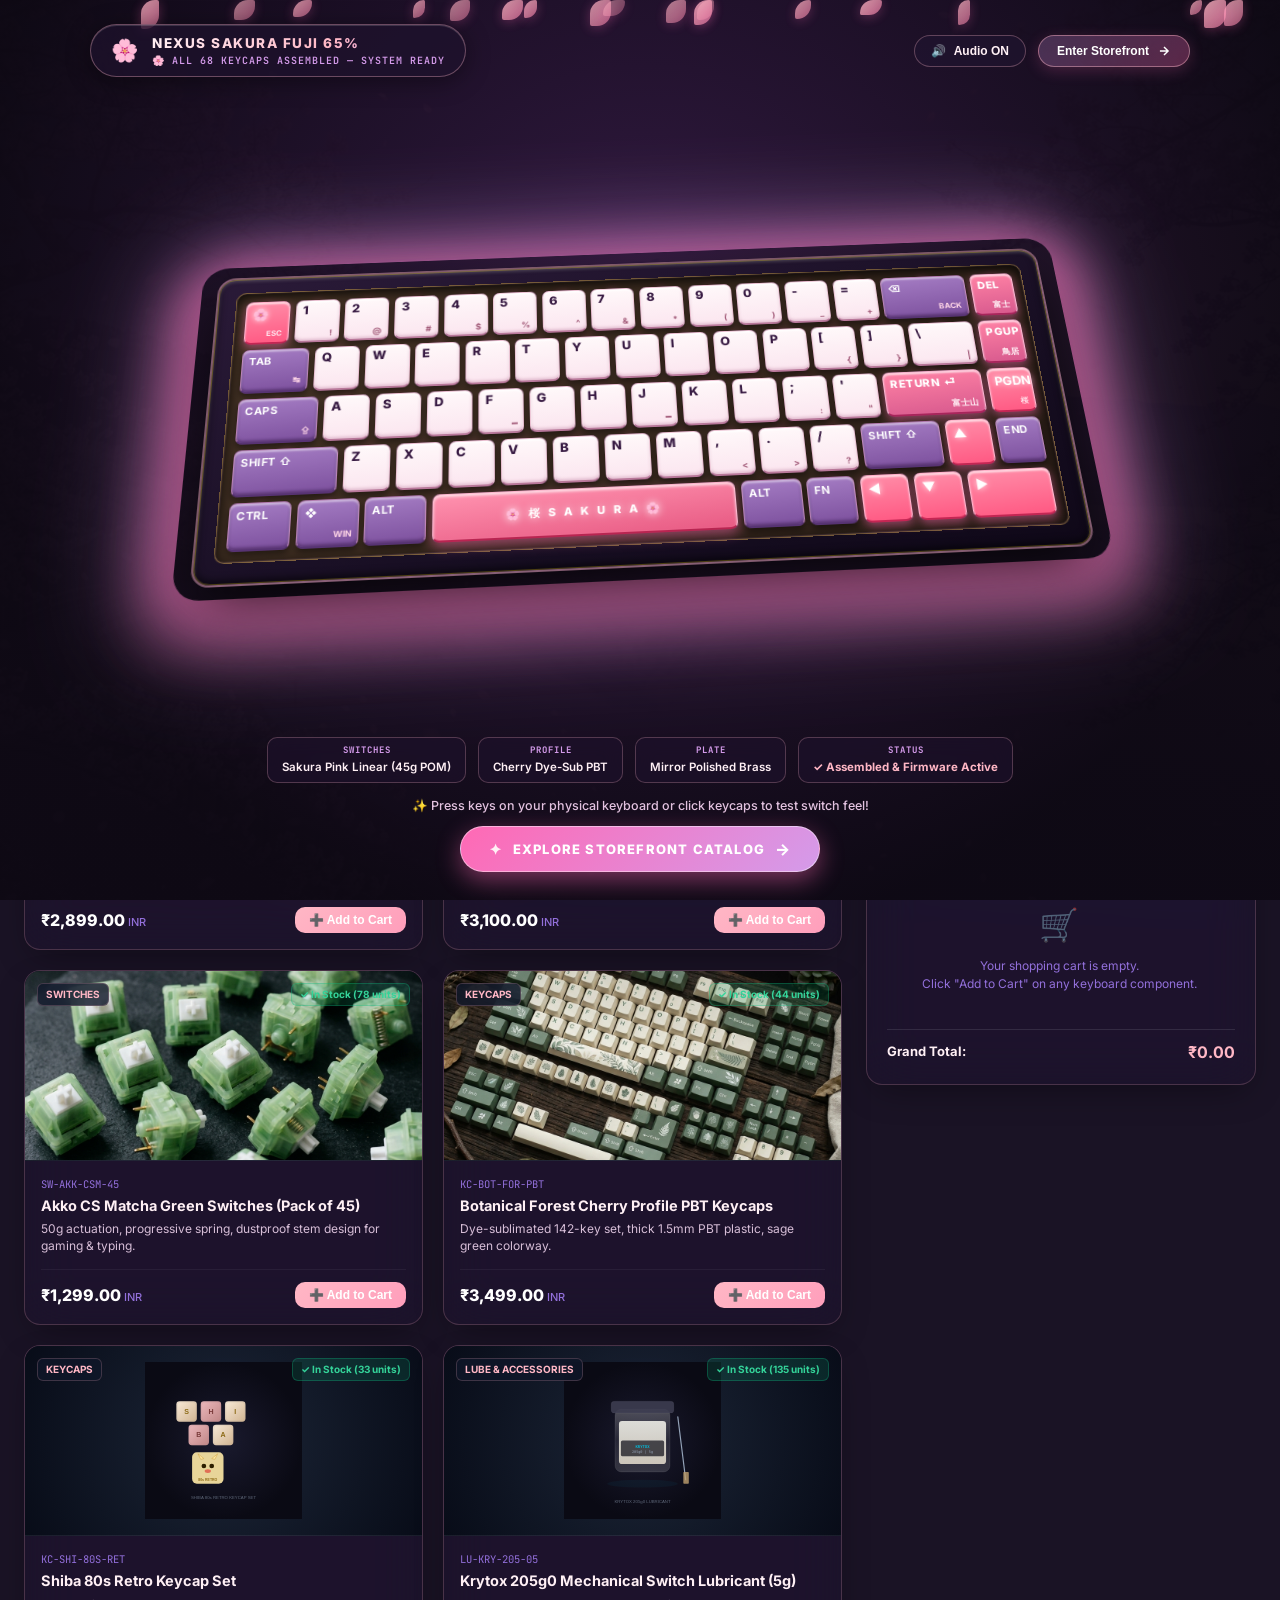
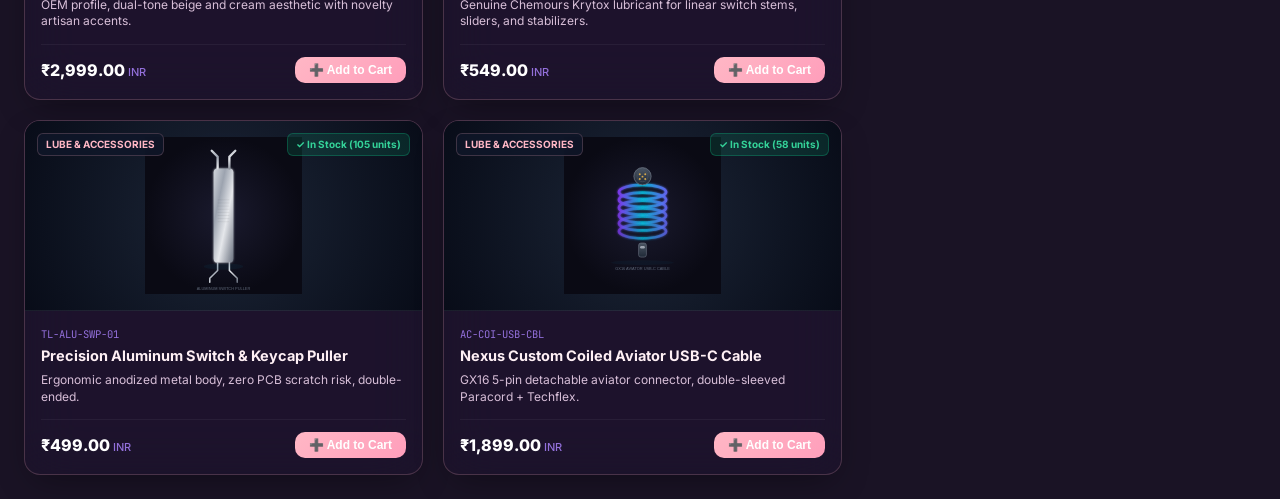
<file: web_frontend/index.html>
<!DOCTYPE html>
<html lang="en">
<head>
  <meta charset="UTF-8">
  <meta name="viewport" content="width=device-width, initial-scale=1.0">
  <title>Nexus Peripherals — Multi-Warehouse Inventory & Proximity Routing System</title>
  <meta name="description" content="Next-generation E-Commerce & Multi-Warehouse Fulfillment Platform for custom mechanical keyboards and components.">
  
  <!-- Modern Google Fonts -->
  <link rel="preconnect" href="https://fonts.googleapis.com">
  <link rel="preconnect" href="https://fonts.gstatic.com" crossorigin>
  <link href="https://fonts.googleapis.com/css2?family=Inter:wght@300;400;500;600;700;800&family=JetBrains+Mono:wght@400;500;600&display=swap" rel="stylesheet">
  
  <!-- Core Design System Stylesheet -->
  <link rel="stylesheet" href="styles.css">
</head>
<body class="dark-theme">

  <!-- =========================================================================
       OPENING EXPERIENCE: 3D SAKURA MECHANICAL KEYBOARD ASSEMBLY ANIMATION
       ========================================================================= -->
  <aside id="assembly-splash" class="assembly-splash" aria-label="3D Mechanical Keyboard Assembly Animation">
    <!-- Ambient Sakura Petals Floating Canvas -->
    <div class="assembly-ambient-petals" id="assembly-petals-container"></div>
    
    <!-- Top Action Controls & Brand Pill -->
    <div class="assembly-top-bar">
      <div class="assembly-brand-badge">
        <span class="sakura-badge-flower">🌸</span>
        <div class="assembly-brand-titles">
          <span class="assembly-brand-name">NEXUS SAKURA FUJI 65%</span>
          <span class="assembly-stage-indicator" id="assembly-stage-pill">ASSEMBLING CHASSIS & KEYCAP MATRIX...</span>
        </div>
      </div>
      <div class="assembly-top-actions">
        <button class="assembly-action-chip" id="assembly-audio-toggle" title="Toggle Mechanical Switch Sound FX">
          <span id="audio-icon">🔊</span> <span id="audio-text">Audio ON</span>
        </button>
        <button class="assembly-skip-chip" id="assembly-skip-btn" title="Skip directly to catalog">
          <span>Enter Storefront</span>
          <svg width="14" height="14" viewBox="0 0 24 24" fill="none" stroke="currentColor" stroke-width="2.5"><path d="M5 12h14M12 5l7 7-7 7"/></svg>
        </button>
      </div>
    </div>

    <!-- 3D Perspective Stage -->
    <div class="assembly-stage-viewport">
      <div class="keyboard-chassis-3d" id="keyboard-chassis">
        <!-- Underglow PCB Neon Ring -->
        <div class="chassis-underglow" id="chassis-underglow"></div>
        
        <!-- CNC Anodized Aluminum Top Bezel Case -->
        <div class="chassis-case">
          <div class="case-chamfer"></div>
          
          <!-- Solid Brass Switch Plate -->
          <div class="switch-plate">
            <!-- 65% Precision Key Matrix (Populated by buildKeyboardMatrix) -->
            <div class="kb-matrix" id="kb-matrix"></div>
          </div>
        </div>
      </div>
    </div>

    <!-- Bottom HUD & Interactive Testing Strip -->
    <div class="assembly-bottom-hud">
      <div class="assembly-hud-stats">
        <div class="hud-stat-box">
          <span class="hud-label">SWITCHES</span>
          <span class="hud-val">Sakura Pink Linear (45g POM)</span>
        </div>
        <div class="hud-stat-box">
          <span class="hud-label">PROFILE</span>
          <span class="hud-val">Cherry Dye-Sub PBT</span>
        </div>
        <div class="hud-stat-box">
          <span class="hud-label">PLATE</span>
          <span class="hud-val">Mirror Polished Brass</span>
        </div>
        <div class="hud-stat-box">
          <span class="hud-label">STATUS</span>
          <span class="hud-val status-text" id="assembly-hud-status">Attaching Keycaps...</span>
        </div>
      </div>

      <div class="assembly-action-area">
        <p class="assembly-interactive-hint" id="assembly-hint-text">
          ✨ Press keys on your physical keyboard or click keycaps to test switch feel!
        </p>
        <button class="assembly-enter-btn pulse" id="assembly-enter-btn">
          <span class="sparkle">✦</span>
          <span>EXPLORE STOREFRONT CATALOG</span>
          <span class="arrow">→</span>
        </button>
      </div>
    </div>
  </aside>

  <!-- =========================================================================
       GLOBAL APP HEADER & ROLE SWITCHER
       ========================================================================= -->
  <header class="app-header" id="app-header">
    <div class="header-left">
      <div class="brand-logo" id="brand-logo">
        <div class="logo-glyph">
          <svg width="24" height="24" viewBox="0 0 24 24" fill="none" stroke="url(#sakuraGrad)" stroke-width="2" stroke-linecap="round" stroke-linejoin="round">
            <path d="M2 20L12 4L22 20"/>
            <path d="M8 10L12 14L16 10"/>
            <circle cx="18" cy="6" r="3" fill="#FFB7C5" stroke="none"/>
            <defs>
              <linearGradient id="sakuraGrad" x1="2" y1="4" x2="22" y2="20" gradientUnits="userSpaceOnUse">
                <stop stop-color="#FFB7C5"/>
                <stop offset="1" stop-color="#D49BEA"/>
              </linearGradient>
            </defs>
          </svg>
        </div>
        <div class="brand-text">
          <span class="brand-title">NEXUS<span class="brand-highlight">PERIPHERALS</span></span>
          <span class="brand-subtitle">Multi-Warehouse Proximity Routing</span>
        </div>
      </div>

      <!-- Quick Search Bar -->
      <div class="search-container">
        <svg class="search-icon" width="18" height="18" viewBox="0 0 24 24" fill="none" stroke="currentColor" stroke-width="2">
          <circle cx="11" cy="11" r="8"></circle>
          <line x1="21" y1="21" x2="16.65" y2="16.65"></line>
        </svg>
        <input type="text" id="global-search-input" placeholder="Search keyboards, linear switches, keycaps..." autocomplete="off">
      </div>
    </div>

    <div class="header-right">
      <!-- Fast Profile Switcher -->
      <div class="role-selector-pill">
        <label for="active-profile-select" class="profile-label">
          <span class="pulse-dot"></span> Profile:
        </label>
        <select id="active-profile-select" class="custom-select">
          <option value="CUSTOMER">👤 Customer (Rohan - rohan@gmail.com)</option>
          <option value="MANAGER_BLR">🏭 Bengaluru Hub Mgr (manager_bengaluru)</option>
          <option value="MANAGER_MAA">🏭 Chennai Hub Mgr (Samarth - samarth@gmail.com)</option>
          <option value="MANAGER_BOM">🏭 Mumbai Hub Mgr (manager_mumbai)</option>
          <option value="ADMIN">🛡️ System Administrator (admin)</option>
        </select>
      </div>

      <!-- Active Portal Tabs -->
      <nav class="portal-nav" id="portal-nav">
        <button class="nav-tab active" data-portal="customer" id="nav-btn-customer">
          <span class="tab-icon">🛍️</span> Storefront
        </button>
        <button class="nav-tab" data-portal="manager" id="nav-btn-manager">
          <span class="tab-icon">🏭</span> Hub Operations
        </button>
        <button class="nav-tab" data-portal="admin" id="nav-btn-admin">
          <span class="tab-icon">📈</span> Executive EDA
        </button>
      </nav>

      <!-- Cart Trigger Button -->
      <button class="cart-trigger-btn" id="open-cart-modal-btn" aria-label="Open Cart">
        <div class="cart-icon-wrapper">
          <svg width="20" height="20" viewBox="0 0 24 24" fill="none" stroke="currentColor" stroke-width="2">
            <circle cx="9" cy="21" r="1"></circle>
            <circle cx="20" cy="21" r="1"></circle>
            <path d="M1 1h4l2.68 13.39a2 2 0 0 0 2 1.61h9.72a2 2 0 0 0 2-1.61L23 6H6"></path>
          </svg>
          <span class="cart-badge" id="cart-item-count-badge">0</span>
        </div>
        <div class="cart-summary-text">
          <span class="cart-label">Cart</span>
          <span class="cart-amount" id="cart-subtotal-header">₹0</span>
        </div>
      </button>

      <!-- Outbox Telemetry Launcher -->
      <button class="header-action-btn" id="open-outbox-btn" title="View Mailer Telemetry & Outbox">
        <svg width="18" height="18" viewBox="0 0 24 24" fill="none" stroke="currentColor" stroke-width="2">
          <path d="M4 4h16c1.1 0 2 .9 2 2v12c0 1.1-.9 2-2 2H4c-1.1 0-2-.9-2-2V6c0-1.1.9-2 2-2z"></path>
          <polyline points="22,6 12,13 2,6"></polyline>
        </svg>
      </button>

      <!-- Keyboard Assembly FX Replay Launcher -->
      <button class="header-action-btn" id="replay-assembly-btn" title="Replay 3D Keyboard Assembly Animation">
        <span style="font-size: 15px;">⌨️</span>
      </button>
    </div>
  </header>

  <!-- =========================================================================
       MAIN PORTAL CONTAINER
       ========================================================================= -->
  <main class="app-main-content">

    <!-- =======================================================================
         PORTAL 1: CUSTOMER STOREFRONT & PROXIMITY ROUTER
         ======================================================================= -->
    <section class="portal-view active" id="portal-customer-view">
      
      <!-- Customer Banner & Location Bar -->
      <div class="customer-location-strip">
        <div class="location-picker">
          <span class="location-pin">📍</span>
          <span class="location-label">Delivery Destination:</span>
          <select id="customer-city-select" class="custom-select city-select">
            <option value="Vellore" selected>Vellore, Tamil Nadu (Lat: 12.9165, Lon: 79.1325)</option>
            <option value="Bengaluru">Bengaluru, Karnataka (Lat: 12.9716, Lon: 77.5946)</option>
            <option value="Chennai">Chennai, Tamil Nadu (Lat: 13.0827, Lon: 80.2707)</option>
            <option value="Mumbai">Mumbai, Maharashtra (Lat: 19.0760, Lon: 72.8777)</option>
            <option value="Hyderabad">Hyderabad, Telangana (Lat: 17.3850, Lon: 78.4867)</option>
            <option value="Delhi">Delhi, NCR (Lat: 28.7041, Lon: 77.1025)</option>
            <option value="Coimbatore">Coimbatore, Tamil Nadu (Lat: 11.0168, Lon: 76.9558)</option>
          </select>
        </div>
        <div class="location-status-badge" id="proximity-routing-summary-badge" style="cursor: pointer;" title="Click to open Nearest-Warehouse Geodesic Checkout Analytics">
          <span class="sparkle-icon">🧭</span> Nearest Hub: Evaluating Geodesic Distance...
        </div>
        <button class="proximity-analytics-trigger-btn" id="open-proximity-analytics-btn" title="Open Nearest-Warehouse Geodesic Checkout Analytics">
          <span class="btn-icon">🗺️</span>
          <span>Proximity Map Analytics</span>
        </button>
      </div>

      <div class="storefront-layout">
        
        <!-- Left: Product Catalog & Filtering -->
        <div class="catalog-main">
          
          <div class="catalog-controls">
            <div class="category-pills" id="category-filter-pills">
              <button class="pill-btn active" data-category="ALL">All Components</button>
              <button class="pill-btn" data-category="1">Mechanical Keyboards</button>
              <button class="pill-btn" data-category="2">Switches</button>
              <button class="pill-btn" data-category="3">Keycaps</button>
              <button class="pill-btn" data-category="4">Lube & Accessories</button>
            </div>
            <div class="catalog-meta">
              <span id="product-count-display">Showing 10 components</span>
            </div>
          </div>

          <!-- Product Card Grid -->
          <div class="product-grid" id="product-card-grid">
            <!-- Dynamic products rendered by app.js -->
          </div>
        </div>

        <!-- Right: Proximity Router & Routing Telemetry Widget -->
        <aside class="proximity-sidebar">
          
          <div class="glass-card proximity-card">
            <div class="card-header">
              <div class="card-title-group">
                <h3 class="card-title">Warehouse Proximity Routing</h3>
                <span class="card-subtitle">Haversine Geodesic Distance Analysis</span>
              </div>
              <span class="badge badge-glow">LIVE ACID</span>
            </div>

            <!-- Vector Proximity Radar Map -->
            <div class="proximity-radar-map" id="proximity-radar-map">
              <div class="map-grid-bg"></div>
              
              <!-- Customer Pin -->
              <div class="map-node customer-node" id="map-customer-node" style="top: 54%; left: 45%;">
                <div class="node-ripple"></div>
                <div class="node-icon">👤</div>
                <span class="node-label" id="map-customer-city-label">Vellore</span>
              </div>

              <!-- Warehouse Nodes -->
              <div class="map-node wh-node maa-node" style="top: 52%; left: 62%;" title="South Fulfillment Hub (Chennai)">
                <div class="node-icon">🏭</div>
                <span class="node-label">Chennai Hub #1</span>
              </div>

              <div class="map-node wh-node blr-node optimal-node" style="top: 60%; left: 35%;" title="Tech Corridor Hub (Bengaluru)">
                <div class="node-icon">🏭</div>
                <span class="node-label">Bengaluru Hub #2</span>
              </div>

              <div class="map-node wh-node bom-node" style="top: 32%; left: 22%;" title="West Distribution Center (Mumbai)">
                <div class="node-icon">🏭</div>
                <span class="node-label">Mumbai Hub #3</span>
              </div>

              <!-- SVG Connection Lines -->
              <svg class="map-lines-svg" id="map-lines-svg">
                <line id="line-customer-maa" x1="45%" y1="54%" x2="62%" y2="52%" class="routing-line eligible"/>
                <line id="line-customer-blr" x1="45%" y1="54%" x2="35%" y2="60%" class="routing-line optimal"/>
                <line id="line-customer-bom" x1="45%" y1="54%" x2="22%" y2="32%" class="routing-line eligible"/>
              </svg>
            </div>

            <!-- Candidate Warehouses Distance Cards -->
            <div class="candidate-hubs-list" id="candidate-hubs-list">
              <!-- Rendered dynamically -->
            </div>

            <div class="routing-decision-banner" id="routing-decision-banner">
              <div class="decision-icon">✓</div>
              <div class="decision-text">
                <strong>Optimal Route Selected:</strong> Orders dispatching from closest warehouse with 100% cart availability.
              </div>
            </div>

            <button class="btn btn-primary btn-full checkout-trigger-btn" id="sidebar-proceed-checkout-btn">
              Proceed to Proximity Checkout &rarr;
            </button>
          </div>

          <!-- Quick Shopping Cart Mini-Drawer -->
          <div class="glass-card mini-cart-card">
            <div class="card-header">
              <h3 class="card-title">Shopping Cart Review</h3>
              <button class="btn-text" id="clear-mini-cart-btn">Clear</button>
            </div>
            <div class="mini-cart-items-list" id="mini-cart-items-list">
              <div class="empty-cart-message">
                <span class="empty-icon">🛒</span>
                <p>Your shopping cart is empty.<br>Click "Add to Cart" on any keyboard component.</p>
              </div>
            </div>
            <div class="mini-cart-footer">
              <div class="subtotal-row">
                <span>Grand Total:</span>
                <span class="subtotal-val" id="mini-cart-grand-total">₹0.00</span>
              </div>
            </div>
          </div>

        </aside>

      </div>
    </section>

    <!-- =======================================================================
         PORTAL 2: WAREHOUSE MANAGER OPERATIONS
         ======================================================================= -->
    <section class="portal-view" id="portal-manager-view">
      
      <div class="manager-hub-header">
        <div class="hub-info-block">
          <div class="hub-icon-box">🏭</div>
          <div class="hub-details">
            <div class="hub-title-row">
              <h2 class="hub-name" id="current-manager-hub-name">Tech Corridor Hub #2 — Bengaluru</h2>
              <span class="badge badge-success">STAFF ACTIVE</span>
            </div>
            <p class="hub-subtitle">Assigned Hub Manager: <strong>Samarth</strong> (<span id="current-manager-email">samarth@gmail.com</span>) • Geodesic Lat: 12.9716, Lon: 77.5946</p>
          </div>
        </div>

        <div class="hub-actions-bar">
          <button class="btn btn-secondary" id="open-restock-modal-btn">
            <span>➕</span> Record Restock Intake
          </button>
          <button class="btn btn-primary" id="refresh-hub-inventory-btn">
            <span>🔄</span> Sync Live Inventory
          </button>
        </div>
      </div>

      <!-- Manager Grid: Bins + Kanban Pipeline -->
      <div class="manager-layout-grid">
        
        <!-- Left: Inventory Bins & Low Stock Monitor -->
        <div class="glass-card inventory-bins-card">
          <div class="card-header">
            <div>
              <h3 class="card-title">Warehouse Bin Inventory Matrix</h3>
              <span class="card-subtitle">Real-time Stock Levels vs. Safety Reorder Thresholds</span>
            </div>
            <span class="badge badge-warning" id="low-stock-count-badge">2 Low Stock Warnings</span>
          </div>

          <div class="bin-table-container">
            <table class="data-table" id="hub-inventory-table">
              <thead>
                <tr>
                  <th>Component</th>
                  <th>SKU</th>
                  <th>Units In Bin</th>
                  <th>Reorder Level</th>
                  <th>Safety Status</th>
                  <th>Quick Restock</th>
                </tr>
              </thead>
              <tbody id="hub-inventory-table-body">
                <!-- Dynamically generated -->
              </tbody>
            </table>
          </div>
        </div>

        <!-- Right: Dispatch Pipeline Kanban Board -->
        <div class="glass-card kanban-card">
          <div class="card-header">
            <div>
              <h3 class="card-title">Fulfillment & Shipment Pipeline</h3>
              <span class="card-subtitle">Live Manifest Tracking & Courier Status Transitions</span>
            </div>
            <span class="badge badge-info">4 Active Dispatches</span>
          </div>

          <div class="kanban-board-container" id="kanban-board-container">
            
            <!-- Column 1: Preparing -->
            <div class="kanban-column" data-status="PREPARING">
              <div class="kanban-col-header">
                <span class="col-dot dot-amber"></span>
                <span class="col-title">Preparing</span>
                <span class="col-count" id="count-col-preparing">1</span>
              </div>
              <div class="kanban-col-cards" id="kanban-col-preparing"></div>
            </div>

            <!-- Column 2: In Transit -->
            <div class="kanban-column" data-status="IN_TRANSIT">
              <div class="kanban-col-header">
                <span class="col-dot dot-blue"></span>
                <span class="col-title">In Transit</span>
                <span class="col-count" id="count-col-in-transit">1</span>
              </div>
              <div class="kanban-col-cards" id="kanban-col-in-transit"></div>
            </div>

            <!-- Column 3: Out for Delivery -->
            <div class="kanban-column" data-status="OUT_FOR_DELIVERY">
              <div class="kanban-col-header">
                <span class="col-dot dot-indigo"></span>
                <span class="col-title">Out for Delivery</span>
                <span class="col-count" id="count-col-out-delivery">1</span>
              </div>
              <div class="kanban-col-cards" id="kanban-col-out-delivery"></div>
            </div>

            <!-- Column 4: Delivered -->
            <div class="kanban-column" data-status="DELIVERED">
              <div class="kanban-col-header">
                <span class="col-dot dot-emerald"></span>
                <span class="col-title">Delivered</span>
                <span class="col-count" id="count-col-delivered">1</span>
              </div>
              <div class="kanban-col-cards" id="kanban-col-delivered"></div>
            </div>

          </div>
        </div>

      </div>

    </section>

    <!-- =======================================================================
         PORTAL 3: SYSTEM ADMINISTRATOR SUITE & EDA ANALYTICS
         ======================================================================= -->
    <section class="portal-view" id="portal-admin-view">
      
      <!-- Executive KPI Cards -->
      <div class="kpi-stat-grid">
        <div class="glass-card kpi-card">
          <div class="kpi-icon-box cyan-glow">₹</div>
          <div class="kpi-content">
            <span class="kpi-label">Gross Platform Revenue</span>
            <div class="kpi-value-row">
              <span class="kpi-value" id="kpi-gross-revenue">₹1,42,85,600</span>
              <span class="kpi-trend positive">+18.4%</span>
            </div>
            <span class="kpi-caption">ACID transactions committed</span>
          </div>
        </div>

        <div class="glass-card kpi-card">
          <div class="kpi-icon-box blue-glow">🛒</div>
          <div class="kpi-content">
            <span class="kpi-label">Total Completed Orders</span>
            <div class="kpi-value-row">
              <span class="kpi-value" id="kpi-total-orders">1,842</span>
              <span class="kpi-trend positive">+12.1%</span>
            </div>
            <span class="kpi-caption">Across all 3 distribution hubs</span>
          </div>
        </div>

        <div class="glass-card kpi-card">
          <div class="kpi-icon-box purple-glow">🏭</div>
          <div class="kpi-content">
            <span class="kpi-label">Fulfillment Warehouses</span>
            <div class="kpi-value-row">
              <span class="kpi-value" id="kpi-hubs-count">3 Hubs</span>
              <span class="kpi-trend neutral">100% Online</span>
            </div>
            <span class="kpi-caption">Chennai, Bengaluru, Mumbai</span>
          </div>
        </div>

        <div class="glass-card kpi-card">
          <div class="kpi-icon-box emerald-glow">⏱️</div>
          <div class="kpi-content">
            <span class="kpi-label">Average Fulfillment Time</span>
            <div class="kpi-value-row">
              <span class="kpi-value" id="kpi-avg-time">14.6 hrs</span>
              <span class="kpi-trend positive">-3.2 hrs</span>
            </div>
            <span class="kpi-caption">Nearest-hub proximity routing</span>
          </div>
        </div>
      </div>

      <!-- EDA Top Action Bar -->
      <div class="admin-action-bar">
        <div class="action-bar-left">
          <span class="eda-title">Exploratory Data Analysis (EDA)</span>
          <span class="eda-period">Fiscal Period: 2024 (January - June)</span>
        </div>
        <div class="action-bar-right">
          <button class="btn btn-secondary" id="admin-broadcast-directive-btn">
            <span>✉️</span> Broadcast Directive to Hub Managers
          </button>
          <button class="btn btn-primary" id="admin-download-pdf-btn">
            <span>📥</span> Export Monthly Audit PDF
          </button>
        </div>
      </div>

      <!-- EDA Visual Charts Grid -->
      <div class="eda-charts-grid">
        
        <!-- Chart 1: Dual-Axis Trend (Sales Revenue vs Intake Volume) -->
        <div class="glass-card chart-card large-chart">
          <div class="card-header">
            <div>
              <h3 class="card-title">Monthly Operations Trend: Revenue vs. Intake</h3>
              <span class="card-subtitle">Sales Revenue (₹ in Thousands) vs. Restock Intake Volume (Units)</span>
            </div>
            <div class="chart-legend">
              <span class="legend-item"><span class="legend-dot cyan"></span> Sales Revenue (₹)</span>
              <span class="legend-item"><span class="legend-dot purple"></span> Restock Intake (Qty)</span>
            </div>
          </div>
          <div class="chart-canvas-container">
            <canvas id="canvas-operations-trend" height="280"></canvas>
          </div>
        </div>

        <!-- Chart 2: Category Revenue Donut Chart -->
        <div class="glass-card chart-card donut-chart">
          <div class="card-header">
            <div>
              <h3 class="card-title">Category Revenue Share</h3>
              <span class="card-subtitle">Gross Sales by Component Category</span>
            </div>
          </div>
          <div class="chart-canvas-container donut-container">
            <canvas id="canvas-category-donut" height="220"></canvas>
            <div class="donut-center-metric">
              <span class="metric-val">₹1.42 Cr</span>
              <span class="metric-lbl">Total Sales</span>
            </div>
          </div>
          <div class="category-breakdown-legend" id="category-breakdown-legend">
            <!-- Dynamic Category Percentages -->
          </div>
        </div>

      </div>

      <!-- Bottom Admin Table: Top Performing SKUs -->
      <div class="glass-card top-skus-card">
        <div class="card-header">
          <div>
            <h3 class="card-title">Top Performing Components by Volume & Gross Revenue</h3>
            <span class="card-subtitle">Real-time Ranking from ORDER_ITEM Aggregations</span>
          </div>
          <span class="badge badge-success">TOP PERFORMERS</span>
        </div>
        <div class="bin-table-container">
          <table class="data-table" id="top-skus-table">
            <thead>
              <tr>
                <th>Rank</th>
                <th>Component Name</th>
                <th>SKU</th>
                <th>Category</th>
                <th>Units Sold</th>
                <th>Gross Revenue (₹)</th>
                <th>Velocity Rating</th>
              </tr>
            </thead>
            <tbody id="top-skus-table-body">
              <!-- Dynamically populated -->
            </tbody>
          </table>
        </div>
      </div>

    </section>

  </main>

  <!-- =========================================================================
       MODAL 1: PROXIMITY CHECKOUT & ACID TRANSACTION CONSOLE
       ========================================================================= -->
  <!-- =========================================================================
       MODAL 1: ORDER CHECKOUT & NEAREST-WAREHOUSE GEODESIC PROXIMITY ANALYTICS
       ========================================================================= -->
  <div class="modal-backdrop" id="checkout-modal-backdrop">
    <div class="modal-card proximity-checkout-modal-card">
      
      <!-- Top Title Bar Matching User Image -->
      <div class="modal-header proximity-checkout-header">
        <div class="modal-header-left">
          <span class="brand-prefix">NEXUS PERIPHERALS</span>
          <span class="header-divider">|</span>
          <span class="header-section-title">Order Checkout</span>
          <div class="header-status-pills">
            <span class="header-status-pill badge-transact" title="Proximity Routing Active">⇅</span>
            <span class="header-status-pill badge-acid" title="ACID Atomic Execution">⚛</span>
            <span class="header-status-pill badge-db" title="Inventory Manifest">🗂</span>
          </div>
        </div>
        <button class="modal-close-btn" id="close-checkout-modal-btn" aria-label="Close dialog">&times;</button>
      </div>

      <!-- Split Layout: Left Geodesic Map (Analytics) + Right Invoice & Telemetry -->
      <div class="proximity-modal-body">
        
        <!-- ===================================================================
             LEFT PANE: NEAREST-WAREHOUSE GEODESIC PROXIMITY MAP ANALYTICS
             =================================================================== -->
        <div class="proximity-map-pane">
          <div class="map-pane-header">
            <h3 class="map-pane-title">Nearest—Warehouse Geodesic Proximity Checkout</h3>
          </div>

          <div class="map-viewport-wrapper" id="geodesic-map-viewport">
            <!-- Zoom Controls -->
            <div class="map-zoom-controls">
              <button class="map-zoom-btn" id="map-zoom-in" title="Zoom In">+</button>
              <button class="map-zoom-btn" id="map-zoom-out" title="Zoom Out">−</button>
            </div>

            <!-- Interactive Geodesic India Map SVG -->
            <svg class="india-map-svg" id="india-geodesic-svg" viewBox="0 0 580 580" xmlns="http://www.w3.org/2000/svg">
              <defs>
                <filter id="hubGlowRed" x="-50%" y="-50%" width="200%" height="200%">
                  <feGaussianBlur stdDeviation="5" result="blur" />
                  <feComposite in="SourceGraphic" in2="blur" operator="over" />
                </filter>
                <filter id="custGlowCyan" x="-50%" y="-50%" width="200%" height="200%">
                  <feGaussianBlur stdDeviation="4" result="blur" />
                  <feComposite in="SourceGraphic" in2="blur" operator="over" />
                </filter>
              </defs>

              <!-- Ocean / Topo Grid Lines -->
              <g class="map-topo-grid" stroke="rgba(56, 189, 248, 0.05)" stroke-width="1">
                <line x1="20" y1="80" x2="560" y2="80" />
                <line x1="20" y1="160" x2="560" y2="160" />
                <line x1="20" y1="240" x2="560" y2="240" />
                <line x1="20" y1="320" x2="560" y2="320" />
                <line x1="20" y1="400" x2="560" y2="400" />
                <line x1="20" y1="480" x2="560" y2="480" />
                <line x1="100" y1="20" x2="100" y2="560" />
                <line x1="200" y1="20" x2="200" y2="560" />
                <line x1="300" y1="20" x2="300" y2="560" />
                <line x1="400" y1="20" x2="400" y2="560" />
                <line x1="500" y1="20" x2="500" y2="560" />
              </g>

              <!-- Stylized Multi-State India Regions Matching Screenshot -->
              <g class="india-states-layer">
                <!-- North / Kashmir / Punjab (Kanbet, Mula, Uktaotistan) -->
                <path d="M 220 40 L 250 55 L 270 90 L 255 125 L 210 115 L 195 75 Z" fill="#14243C" stroke="#25426B" stroke-width="1.2" />
                <text x="215" y="75" class="map-state-label">Kanbet</text>
                <circle cx="230" cy="85" r="2.5" fill="#EF4444" opacity="0.8" />
                <text x="235" y="88" class="map-state-label-mini">Mula</text>

                <path d="M 255 125 L 270 90 L 320 110 L 330 150 L 260 160 Z" fill="#192C48" stroke="#25426B" stroke-width="1.2" />
                <text x="270" y="130" class="map-state-label">Uktaotistan</text>

                <!-- West / Rajasthan (Karjashtan) -->
                <path d="M 125 150 L 210 115 L 255 125 L 245 220 L 150 230 L 115 190 Z" fill="#1C3252" stroke="#284875" stroke-width="1.2" />
                <text x="160" y="175" class="map-state-label">Karjashtan</text>

                <!-- Gujarat Coast (Catasri) -->
                <path d="M 115 190 L 150 230 L 175 285 L 140 310 L 105 275 L 85 240 Z" fill="#162944" stroke="#25426B" stroke-width="1.2" />
                <text x="110" y="260" class="map-state-label">Catasri</text>

                <!-- North-Central (Bailer, Noonhat, Sunla Shwai) -->
                <path d="M 260 160 L 330 150 L 380 180 L 360 240 L 280 230 Z" fill="#1E3658" stroke="#294A78" stroke-width="1.2" />
                <text x="305" y="195" class="map-state-label">Bailer</text>

                <path d="M 380 180 L 440 185 L 450 230 L 390 250 L 360 240 Z" fill="#192C48" stroke="#25426B" stroke-width="1.2" />
                <text x="395" y="215" class="map-state-label">Noonhat</text>

                <path d="M 440 185 L 485 190 L 480 240 L 450 230 Z" fill="#243F68" stroke="#2D5489" stroke-width="1.2" />
                <text x="445" y="228" class="map-state-label-mini">Sunla<br>Shwai</text>

                <!-- Northeast (Indbn) -->
                <path d="M 460 140 L 530 145 L 540 190 L 485 190 Z" fill="#203960" stroke="#294A78" stroke-width="1.2" />
                <text x="485" y="168" class="map-state-label">Indbn</text>

                <!-- Central / MP / Vidarbha (Mistanar, Hatingar, Naoasahen, Chiana) -->
                <path d="M 245 220 L 280 230 L 360 240 L 340 340 L 230 330 L 175 285 Z" fill="#192C48" stroke="#25426B" stroke-width="1.2" />
                <text x="250" y="275" class="map-state-label">Mistanar</text>
                <text x="250" y="290" class="map-state-label">Hatingar</text>

                <path d="M 360 240 L 430 260 L 420 340 L 340 340 Z" fill="#1F375B" stroke="#2A4D7C" stroke-width="1.2" />
                <text x="355" y="300" class="map-state-label">Naoasahen</text>
                <text x="385" y="330" class="map-state-label-mini">Chiana</text>

                <!-- Maharashtra / Mumbai Coast (MUM Hub) -->
                <path d="M 140 310 L 175 285 L 230 330 L 225 390 L 160 380 Z" fill="#14253E" stroke="#25426B" stroke-width="1.2" />

                <!-- Telangana / Andhra (Allangana) -->
                <path d="M 230 330 L 340 340 L 330 420 L 250 425 L 225 390 Z" fill="#1E3658" stroke="#2A4D7C" stroke-width="1.2" />
                <text x="260" y="375" class="map-state-label">Allangana</text>

                <!-- Karnataka / Bengaluru (BLR Hub) -->
                <path d="M 160 380 L 225 390 L 250 425 L 235 490 L 185 470 Z" fill="#172944" stroke="#25426B" stroke-width="1.2" />
                <text x="180" y="445" class="map-state-label">Bengaluru</text>

                <!-- Tamil Nadu (Nemra Bxrming, MAA Hub) -->
                <path d="M 250 425 L 330 420 L 315 500 L 245 520 L 235 490 Z" fill="#1F375B" stroke="#2A4D7C" stroke-width="1.2" />
                <text x="265" y="440" class="map-state-label-mini">Nemra</text>
                <text x="265" y="452" class="map-state-label-mini">Bxrming</text>
                <text x="240" y="525" class="map-state-label-mini">Toral Barta</text>

                <!-- Kerala / Southern Tip (Kanbel) -->
                <path d="M 185 470 L 235 490 L 245 520 L 230 550 L 210 520 Z" fill="#172A46" stroke="#25426B" stroke-width="1.2" />
                <text x="195" y="535" class="map-state-label-mini">Kanbel</text>
              </g>

              <!-- Dynamic Geodesic Flight Arcs -->
              <g class="geodesic-flight-arcs" id="svg-flight-arcs">
                <!-- Rendered dynamically by JS -->
              </g>

              <!-- Warehouse Hub Pins (MUM, BLR, MAA) -->
              <g class="hub-pins-group">
                <!-- Mumbai (MUM) Hub -->
                <g class="hub-pin" id="hub-pin-mum" transform="translate(165, 345)">
                  <circle class="hub-ring-pulse" cx="0" cy="0" r="11" stroke="#EF4444" stroke-width="1.5" fill="none" opacity="0.8" />
                  <circle cx="0" cy="0" r="5" fill="#EF4444" filter="url(#hubGlowRed)" />
                  <circle cx="0" cy="0" r="2" fill="#FFFFFF" />
                  <text x="-32" y="4" class="hub-pin-tag">MUM</text>
                </g>

                <!-- Bengaluru (BLR) Hub -->
                <g class="hub-pin" id="hub-pin-blr" transform="translate(235, 475)">
                  <circle class="hub-ring-pulse" cx="0" cy="0" r="11" stroke="#EF4444" stroke-width="1.5" fill="none" opacity="0.8" />
                  <circle cx="0" cy="0" r="5" fill="#EF4444" filter="url(#hubGlowRed)" />
                  <circle cx="0" cy="0" r="2" fill="#FFFFFF" />
                  <text x="-28" y="4" class="hub-pin-tag">BLR</text>
                </g>

                <!-- Chennai (MAA) Hub -->
                <g class="hub-pin" id="hub-pin-maa" transform="translate(290, 470)">
                  <circle class="hub-ring-pulse" cx="0" cy="0" r="11" stroke="#EF4444" stroke-width="1.5" fill="none" opacity="0.8" />
                  <circle cx="0" cy="0" r="5" fill="#EF4444" filter="url(#hubGlowRed)" />
                  <circle cx="0" cy="0" r="2" fill="#FFFFFF" />
                  <text x="12" y="4" class="hub-pin-tag">MAA</text>
                </g>
              </g>

              <!-- Dynamic Customer Destination Pin -->
              <g class="customer-destination-pin" id="svg-cust-pin" transform="translate(265, 450)">
                <circle class="cust-pin-halo" cx="0" cy="0" r="14" stroke="#38BDF8" stroke-width="1.5" fill="none" opacity="0.8" />
                <path d="M 0 -14 C -6 -14 -9 -9 -9 -3 C -9 4 0 12 0 12 C 0 12 9 4 9 -3 C 9 -9 6 -14 0 -14 Z" fill="#FFFFFF" stroke="#0284C7" stroke-width="1.5" />
                <circle cx="0" cy="-4" r="3.5" fill="#0284C7" />
              </g>
            </svg>

            <!-- Floating Dynamic Telemetry Cards (Matches screenshot callouts) -->
            <div class="map-floating-callouts" id="map-floating-callouts">
              <!-- Rendered by JS -->
            </div>
          </div>
        </div>

        <!-- ===================================================================
             RIGHT PANE: CART REVIEW INVOICE & ACID TELEMETRY TERMINAL
             =================================================================== -->
        <div class="proximity-sidebar-pane">
          
          <!-- Top Box: Cart Review Invoice -->
          <div class="cart-review-invoice-card">
            <div class="invoice-card-header">
              <h3 class="invoice-heading">Cart review invoice</h3>
              <div class="invoice-header-labels">
                <span class="label-qty">Quantity</span>
                <span class="label-price">Price</span>
              </div>
            </div>

            <!-- Scrollable / Stacked Product Rows -->
            <div class="invoice-items-container" id="invoice-items-container">
              <!-- Rendered dynamically by renderCheckoutInvoice() -->
            </div>

            <!-- Grand Total Row -->
            <div class="invoice-total-strip">
              <span class="total-caption">Total</span>
              <span class="total-price-value" id="invoice-grand-total">₹12,298.00</span>
            </div>

            <!-- Payment Selector Tabs -->
            <div class="invoice-payment-tabs">
              <button class="pay-selector-tab active" data-method="UPI" id="pay-tab-upi">
                <span class="tab-radio-dot">●</span>
                <span>UPI QR code</span>
              </button>
              <button class="pay-selector-tab" data-method="CARD" id="pay-tab-card">
                <span class="tab-icon">💳</span>
                <span>Credit Card</span>
              </button>
              <button class="pay-selector-tab" data-method="NETBANKING" id="pay-tab-netbanking">
                <span class="tab-icon">🏦</span>
                <span>NetBanking</span>
              </button>
            </div>

            <!-- Payment Details Body -->
            <div class="payment-details-wrapper">
              <!-- UPI QR Code View (Default) -->
              <div class="payment-method-panel active" id="payment-panel-upi">
                <div class="upi-qr-display-box">
                  <svg class="upi-qr-svg" viewBox="0 0 120 120" width="88" height="88">
                    <!-- Crisp high-res QR modules -->
                    <rect width="120" height="120" fill="#FFFFFF" rx="4" />
                    <!-- Finder 1 Top Left -->
                    <rect x="10" y="10" width="30" height="30" fill="#000000" />
                    <rect x="16" y="16" width="18" height="18" fill="#FFFFFF" />
                    <rect x="20" y="20" width="10" height="10" fill="#000000" />
                    <!-- Finder 2 Top Right -->
                    <rect x="80" y="10" width="30" height="30" fill="#000000" />
                    <rect x="86" y="16" width="18" height="18" fill="#FFFFFF" />
                    <rect x="90" y="20" width="10" height="10" fill="#000000" />
                    <!-- Finder 3 Bottom Left -->
                    <rect x="10" y="80" width="30" height="30" fill="#000000" />
                    <rect x="16" y="86" width="18" height="18" fill="#FFFFFF" />
                    <rect x="20" y="90" width="10" height="10" fill="#000000" />
                    <!-- Simulated Matrix Data Points -->
                    <rect x="46" y="12" width="6" height="6" fill="#000000" /><rect x="58" y="12" width="6" height="6" fill="#000000" />
                    <rect x="46" y="24" width="6" height="6" fill="#000000" /><rect x="66" y="24" width="6" height="6" fill="#000000" />
                    <rect x="52" y="34" width="6" height="6" fill="#000000" /><rect x="62" y="34" width="6" height="6" fill="#000000" />
                    <rect x="12" y="48" width="6" height="6" fill="#000000" /><rect x="24" y="48" width="6" height="6" fill="#000000" /><rect x="36" y="48" width="6" height="6" fill="#000000" /><rect x="48" y="48" width="6" height="6" fill="#000000" /><rect x="60" y="48" width="6" height="6" fill="#000000" /><rect x="72" y="48" width="6" height="6" fill="#000000" /><rect x="84" y="48" width="6" height="6" fill="#000000" /><rect x="96" y="48" width="6" height="6" fill="#000000" />
                    <rect x="18" y="60" width="6" height="6" fill="#000000" /><rect x="30" y="60" width="6" height="6" fill="#000000" /><rect x="54" y="60" width="6" height="6" fill="#000000" /><rect x="78" y="60" width="6" height="6" fill="#000000" /><rect x="90" y="60" width="6" height="6" fill="#000000" /><rect x="102" y="60" width="6" height="6" fill="#000000" />
                    <rect x="48" y="74" width="6" height="6" fill="#000000" /><rect x="66" y="74" width="6" height="6" fill="#000000" /><rect x="88" y="74" width="6" height="6" fill="#000000" /><rect x="100" y="74" width="6" height="6" fill="#000000" />
                    <rect x="54" y="86" width="6" height="6" fill="#000000" /><rect x="72" y="86" width="6" height="6" fill="#000000" /><rect x="82" y="86" width="6" height="6" fill="#000000" /><rect x="96" y="86" width="6" height="6" fill="#000000" />
                    <rect x="48" y="98" width="6" height="6" fill="#000000" /><rect x="60" y="98" width="6" height="6" fill="#000000" /><rect x="78" y="98" width="6" height="6" fill="#000000" /><rect x="90" y="98" width="6" height="6" fill="#000000" /><rect x="102" y="98" width="6" height="6" fill="#000000" />
                  </svg>
                  <div class="upi-text-details">
                    <span class="upi-scan-title">Scan QR code with any UPI App</span>
                    <span class="upi-apps-row">Google Pay · PhonePe · Paytm · BHIM</span>
                    <span class="upi-vpa-pill">nexusperipherals@icici</span>
                  </div>
                </div>
              </div>

              <!-- Credit Card Panel -->
              <div class="payment-method-panel" id="payment-panel-card">
                <div class="card-entry-fields">
                  <input type="text" class="card-num-input" placeholder="Card Number" value="4532 •••• •••• 8892">
                  <div class="card-dual-inputs">
                    <input type="text" class="card-sub-input" placeholder="Expiry" value="08/29">
                    <input type="password" class="card-sub-input" placeholder="CVV" value="•••">
                  </div>
                </div>
              </div>

              <!-- NetBanking Panel -->
              <div class="payment-method-panel" id="payment-panel-netbanking">
                <div class="netbanking-selector-box">
                  <label class="netbanking-label">Select Bank:</label>
                  <select class="netbanking-select-dropdown">
                    <option value="HDFC" selected>HDFC Bank</option>
                    <option value="SBI">State Bank of India (SBI)</option>
                    <option value="ICICI">ICICI Bank</option>
                    <option value="AXIS">Axis Bank</option>
                    <option value="KOTAK">Kotak Mahindra Bank</option>
                  </select>
                </div>
              </div>
            </div>

            <!-- Big Green Action Button -->
            <button class="confirm-atomic-order-btn" id="confirm-acid-order-btn">
              Confirm Atomic Order (ACID Commit)
            </button>
          </div>

          <!-- Bottom Box: Live Telemetry Terminal -->
          <div class="live-telemetry-terminal-card">
            <div class="telemetry-card-header">
              <span class="telemetry-card-title">Live Telemetry Terminal</span>
              <div class="telemetry-window-controls">
                <span class="ctrl-btn-min" title="Minimize">—</span>
                <span class="ctrl-btn-max" title="Maximize">▢</span>
                <span class="ctrl-btn-close" id="clear-telemetry-btn" title="Clear logs">✕</span>
              </div>
            </div>
            <div class="telemetry-terminal-body" id="acid-terminal-screen">
              <div class="log-line log-dim">MySQL 8.0 transaction logs...</div>
              <div class="log-line log-lock">MySQL 8.1: Acquired Lock on Order_Items table...</div>
              <div class="log-line log-tracking">MySQL 8.0: Generating Tracking Number: NX1002345...</div>
              <div class="log-line log-commit">MySQL 8.0: Commit successful.</div>
              <div class="log-line log-complete">MySQL 8.0: Transaction complete.</div>
            </div>
          </div>

        </div>

      </div>

    </div>
  </div>

  <!-- =========================================================================
       MODAL 2: ADMIN DIRECTIVE EMAIL DISPATCH
       ========================================================================= -->
  <div class="modal-backdrop" id="directive-modal-backdrop">
    <div class="modal-card directive-modal-card">
      <div class="modal-header">
        <div>
          <h2 class="modal-title">Executive Operational Directive</h2>
          <span class="modal-subtitle">Dispatch High-Priority Directives to Warehouse Hub Managers</span>
        </div>
        <button class="modal-close-btn" id="close-directive-modal-btn">&times;</button>
      </div>

      <div class="modal-body-form">
        <div class="form-row">
          <label>Target Hub Manager Recipient:</label>
          <select id="directive-recipient-select" class="custom-select">
            <option value="ALL">[BROADCAST TO ALL WAREHOUSE MANAGERS]</option>
            <option value="samarth@gmail.com">Samarth — Chennai Hub (samarth@gmail.com)</option>
            <option value="bengaluru@nexus.internal">Bengaluru Hub Manager (manager_bengaluru)</option>
            <option value="mumbai@nexus.internal">Mumbai Hub Manager (manager_mumbai)</option>
          </select>
        </div>

        <div class="form-row">
          <label>Urgency Priority Level:</label>
          <select id="directive-priority-select" class="custom-select">
            <option value="NORMAL">Normal Priority</option>
            <option value="HIGH" selected>High Priority (Operational Notice)</option>
            <option value="CRITICAL">Critical Emergency (Immediate Fulfillment Restock)</option>
          </select>
        </div>

        <div class="form-row">
          <label>Directive Subject Line:</label>
          <input type="text" id="directive-subject-input" class="text-input" value="Annual Inventory Restock Audit & Switch Intake Protocols">
        </div>

        <div class="form-row">
          <label>Operational Instructions Body:</label>
          <textarea id="directive-body-input" class="textarea-input" rows="6">Please execute a bin-level physical inventory count of all mechanical switch variants (Gateron Oil King, Zephyr Linear) before end of day. Any discrepancy exceeding 2 units must be escalated to Administration.</textarea>
        </div>

        <div class="form-actions">
          <button class="btn btn-secondary" id="cancel-directive-btn">Cancel</button>
          <button class="btn btn-primary" id="send-directive-email-btn">
            <span>✉️</span> Dispatch Asynchronous Directive via SMTP
          </button>
        </div>
      </div>
    </div>
  </div>

  <!-- =========================================================================
       MODAL 3: RESTOCK INTAKE BATCH
       ========================================================================= -->
  <div class="modal-backdrop" id="restock-modal-backdrop">
    <div class="modal-card restock-modal-card">
      <div class="modal-header">
        <div>
          <h2 class="modal-title">Record Warehouse Stock Intake</h2>
          <span class="modal-subtitle">Restock Batch & Supplier Delivery Intake</span>
        </div>
        <button class="modal-close-btn" id="close-restock-modal-btn">&times;</button>
      </div>

      <div class="modal-body-form">
        <div class="form-row">
          <label>Component to Restock:</label>
          <select id="restock-product-select" class="custom-select">
            <!-- Populated by JS -->
          </select>
        </div>

        <div class="form-row">
          <label>Intake Units (Quantity):</label>
          <input type="number" id="restock-qty-input" class="text-input" value="50" min="1" max="1000">
        </div>

        <div class="form-row">
          <label>Supplier / Batch Identifier:</label>
          <input type="text" id="restock-supplier-input" class="text-input" value="Gateron Factory Direct (Batch #NX-2024-B8)">
        </div>

        <div class="form-actions">
          <button class="btn btn-secondary" id="cancel-restock-btn">Cancel</button>
          <button class="btn btn-success" id="confirm-restock-btn">
            <span>✓</span> Commit Restock Batch to PRODUCT_INVENTORY
          </button>
        </div>
      </div>
    </div>
  </div>

  <!-- =========================================================================
       MODAL 4: SMTP OUTBOX TELEMETRY LOG
       ========================================================================= -->
  <div class="modal-backdrop" id="outbox-modal-backdrop">
    <div class="modal-card outbox-modal-card">
      <div class="modal-header">
        <div>
          <h2 class="modal-title">SMTP Mailer Settings & Outbox Audit Manifest</h2>
          <span class="modal-subtitle">Asynchronous Transactional Email Dispatches</span>
        </div>
        <button class="modal-close-btn" id="close-outbox-modal-btn">&times;</button>
      </div>

      <div class="outbox-telemetry-body">
        <div class="outbox-config-summary">
          <span class="config-chip">SMTP Server: <code>smtp.gmail.com:587</code></span>
          <span class="config-chip">Mode: <strong class="text-emerald">Live / Simulation Fallback</strong></span>
          <span class="config-chip">Log File: <code>logs/email_notifications.log</code></span>
        </div>

        <div class="bin-table-container">
          <table class="data-table" id="outbox-manifest-table">
            <thead>
              <tr>
                <th>Timestamp</th>
                <th>Type</th>
                <th>Recipient</th>
                <th>Subject</th>
                <th>Status</th>
              </tr>
            </thead>
            <tbody id="outbox-manifest-table-body">
              <!-- Rendered by JS -->
            </tbody>
          </table>
        </div>
      </div>
    </div>
  </div>

  <!-- Toast Notification Container -->
  <div class="toast-container" id="toast-container"></div>

  <!-- Application Logic -->
  <script src="app.js"></script>
</body>
</html>
</file>
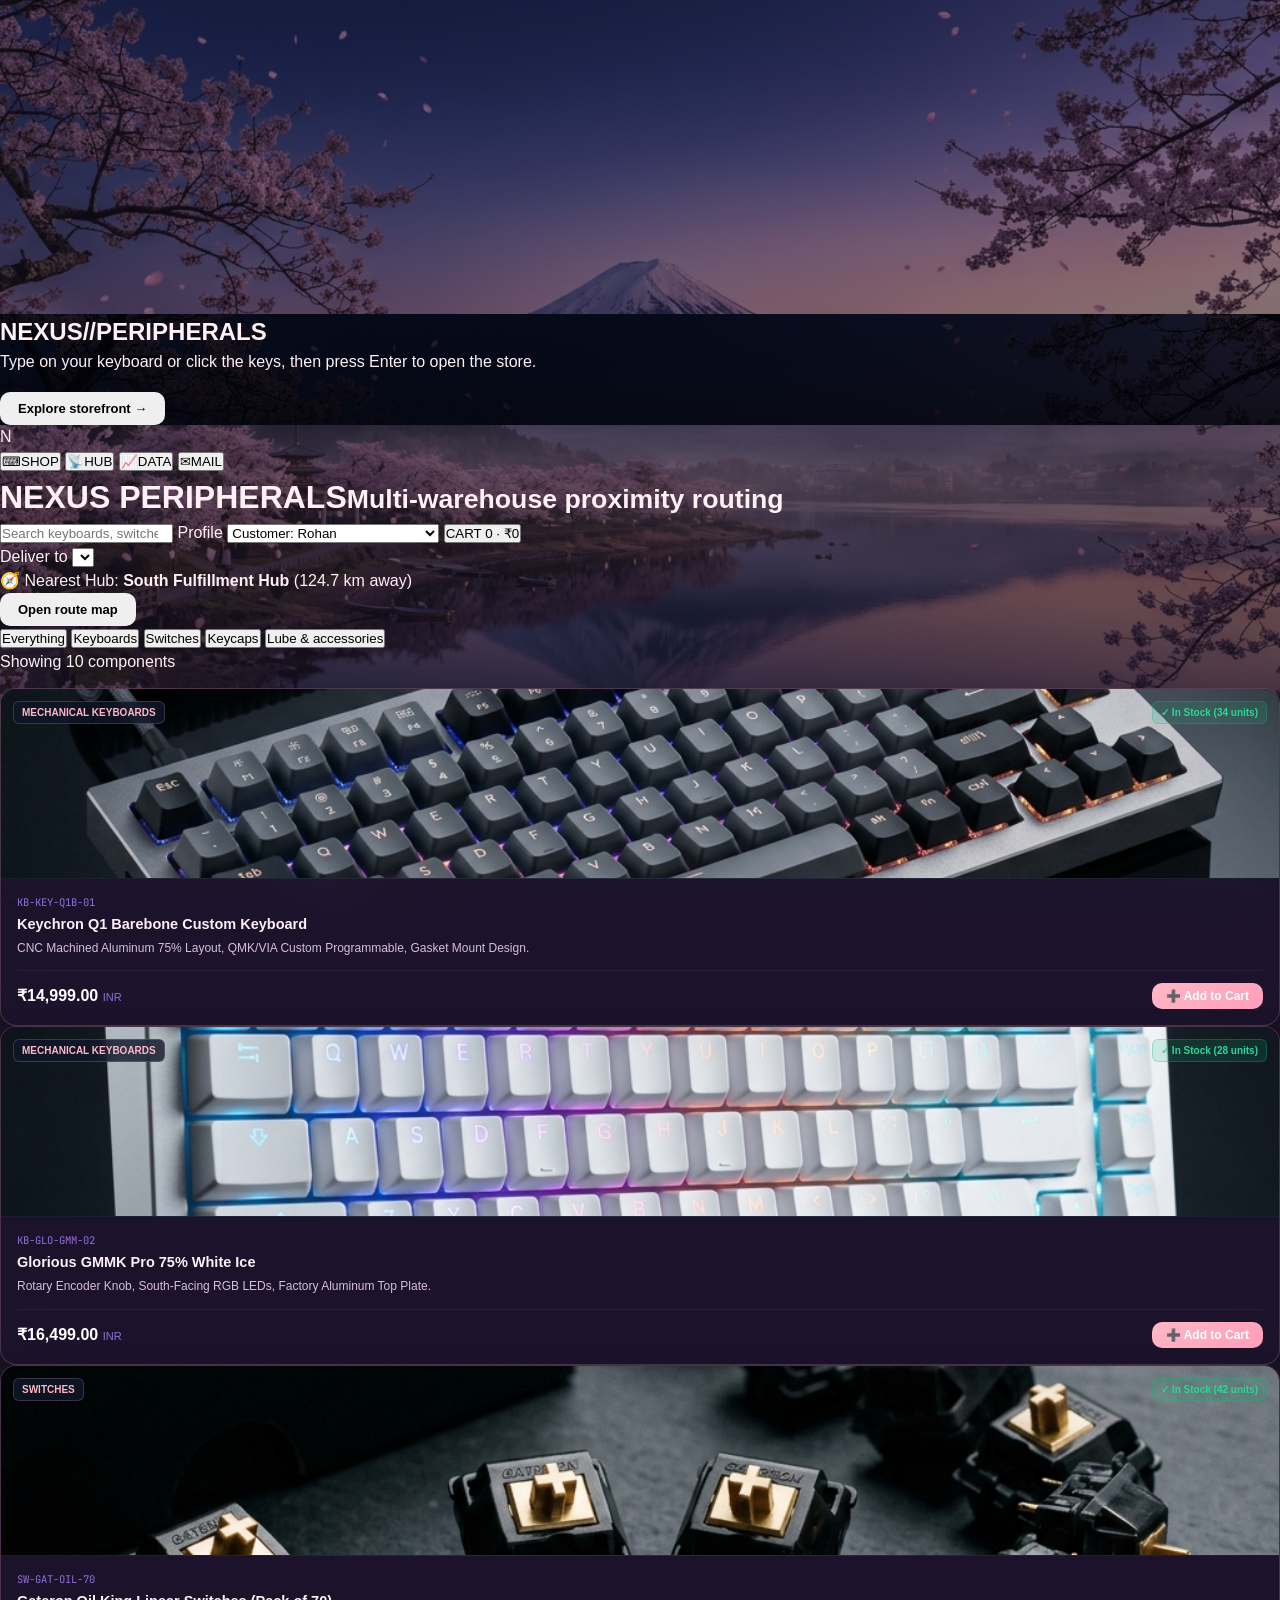
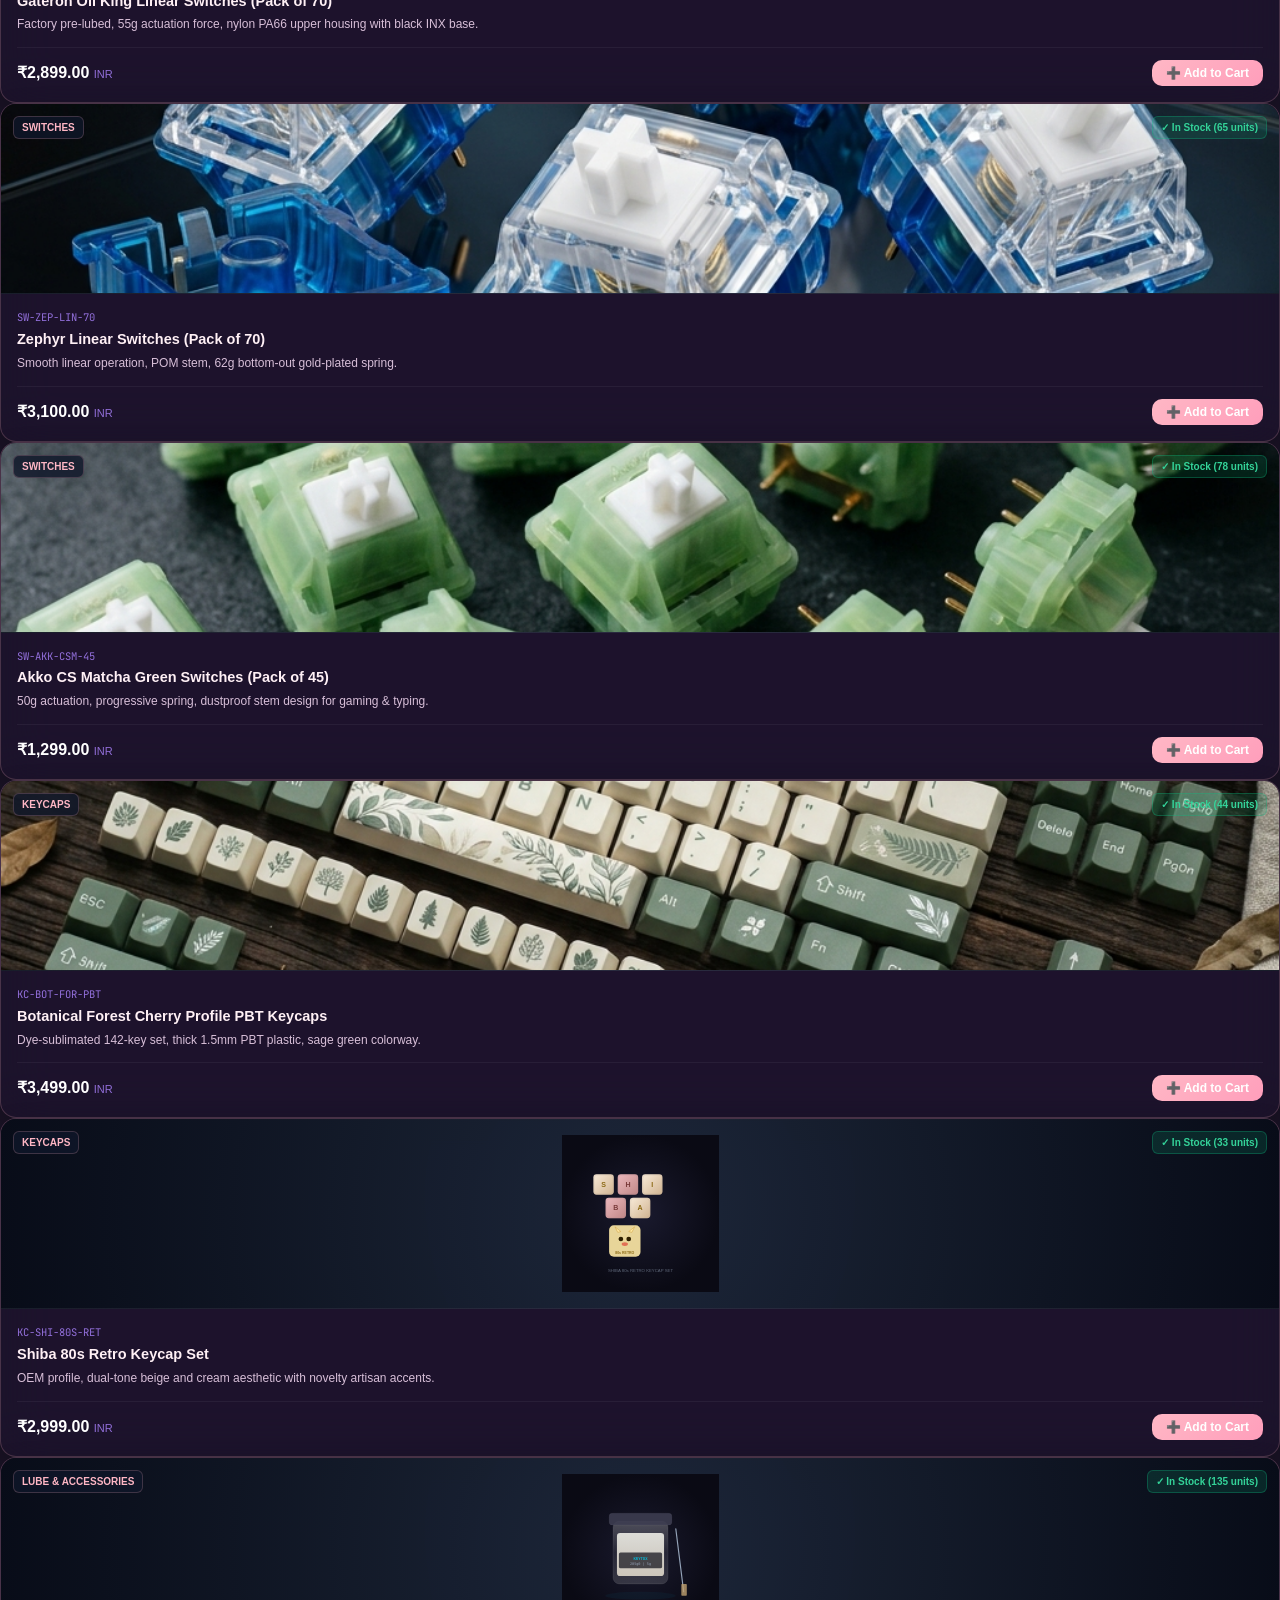
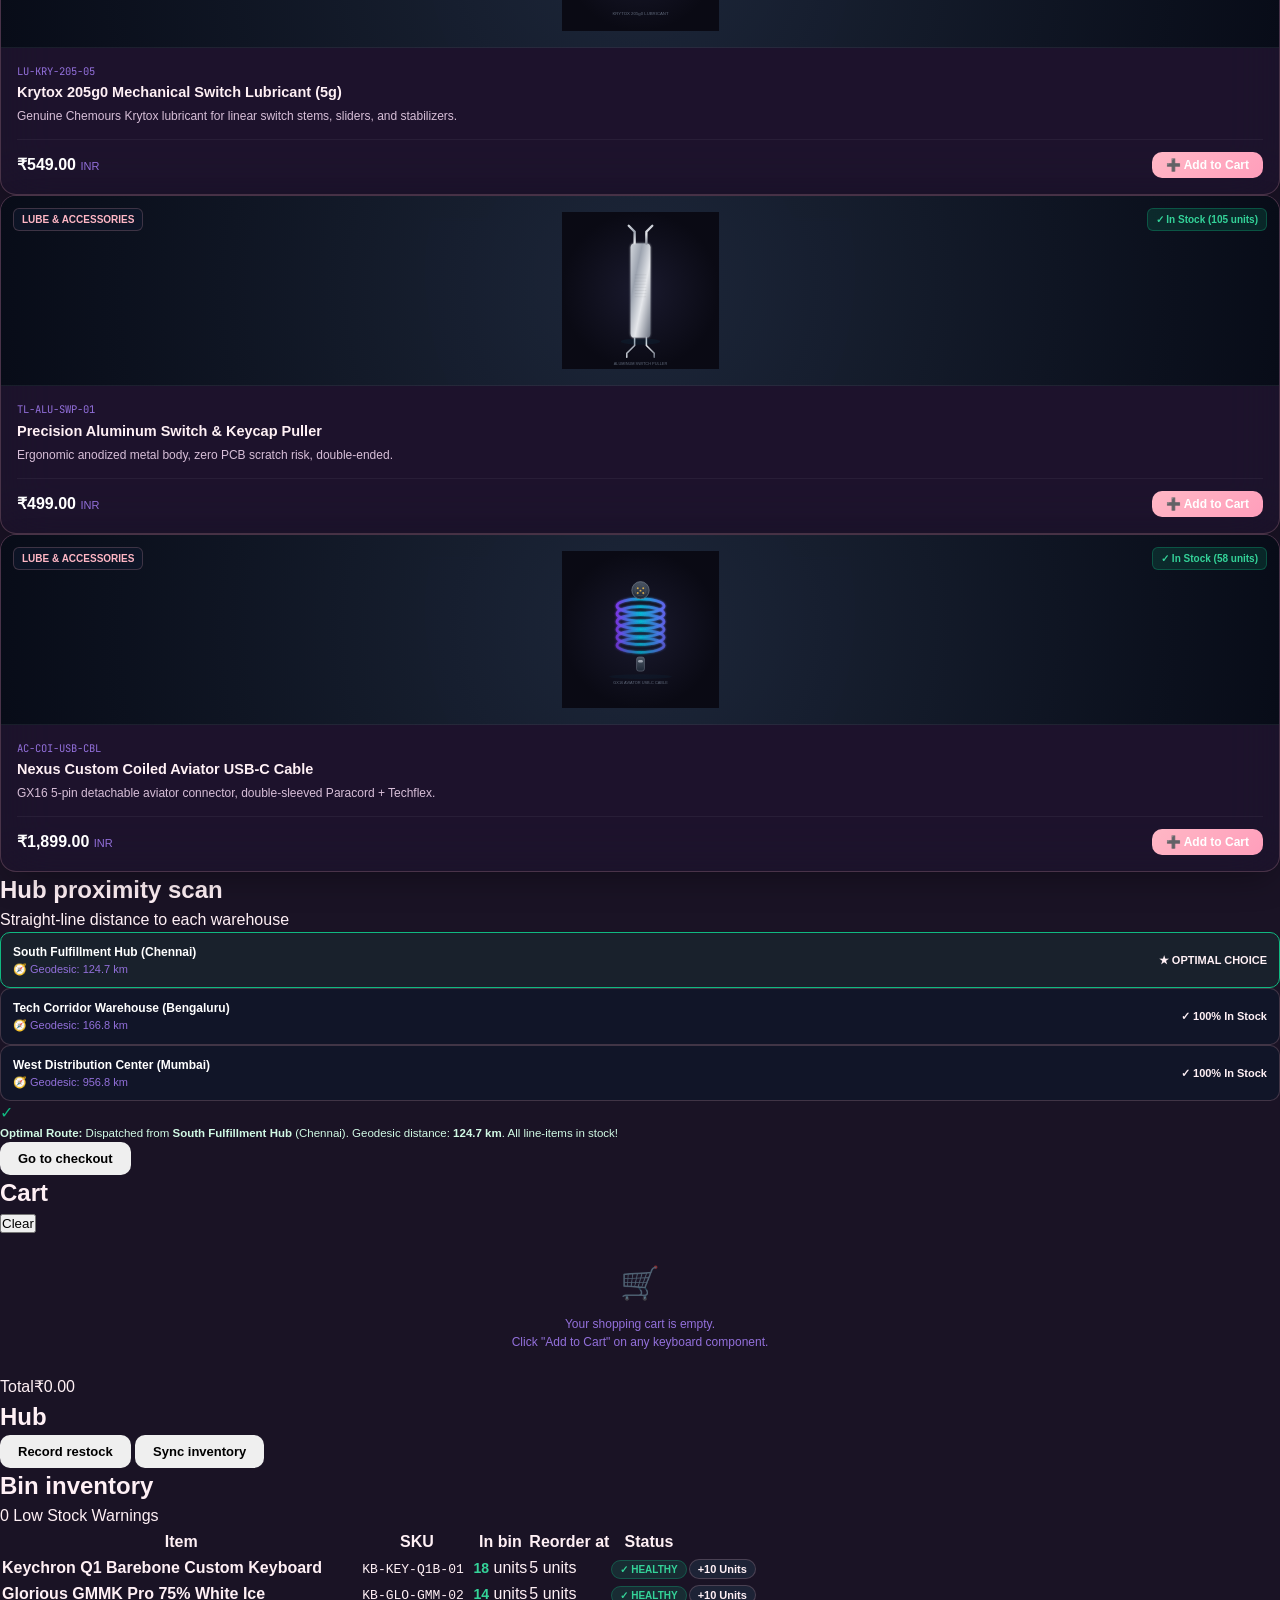
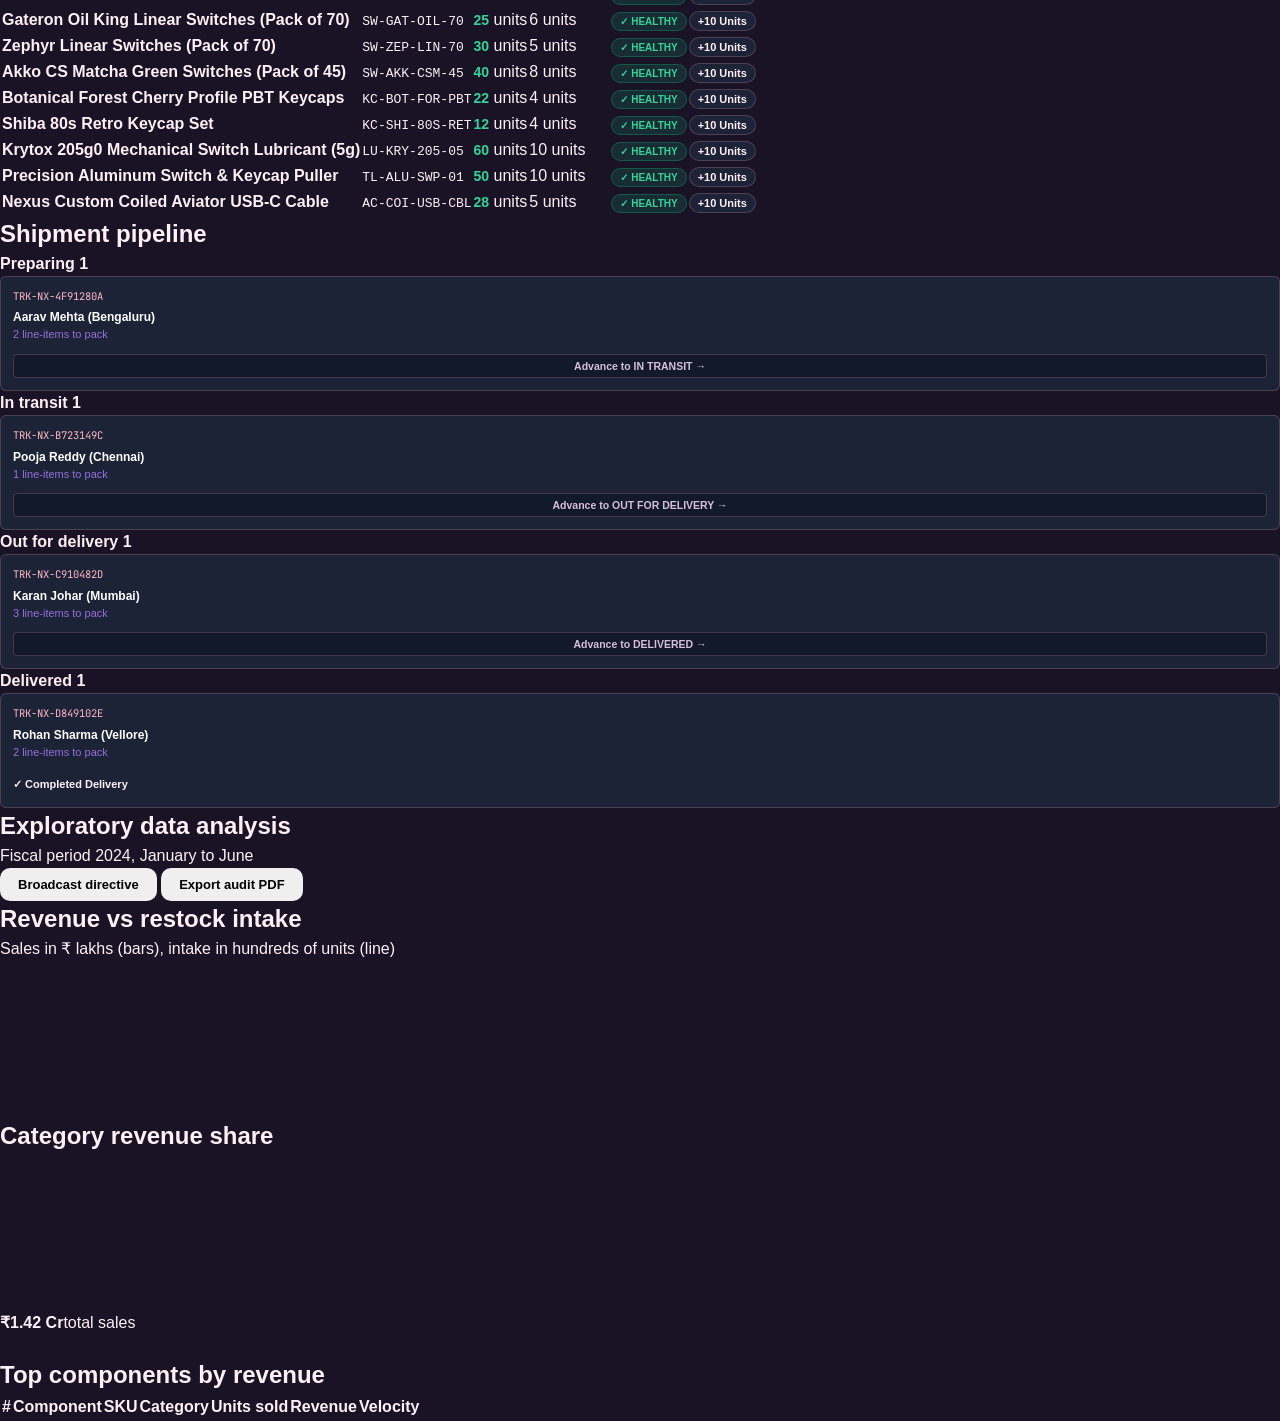
<file: web_frontend/index_1.html>
<!DOCTYPE html>
<html lang="en">
<head>
<meta charset="UTF-8">
<meta name="viewport" content="width=device-width, initial-scale=1">
<title>Nexus Peripherals — Multi-Warehouse Proximity Routing</title>
<meta name="description" content="Multi-warehouse fulfillment platform for custom mechanical keyboards and components.">
<link rel="preconnect" href="https://fonts.googleapis.com">
<link rel="preconnect" href="https://fonts.gstatic.com" crossorigin>
<link href="https://fonts.googleapis.com/css2?family=Orbitron:wght@500;700;900&family=Exo+2:wght@400;500;700&family=JetBrains+Mono:wght@400;600&display=swap" rel="stylesheet">
<link rel="stylesheet" href="styles.css">
</head>
<body>
<canvas id="bg"></canvas><div class="floor"></div><canvas id="fx"></canvas>

<!-- BOOT -->
<div id="boot" style="background-image:linear-gradient(rgba(2,3,10,.78),rgba(2,3,10,.92)),url('images/fuji_sakura_bg.jpg')">
  <div class="boot-in">
    <h2>NEXUS//PERIPHERALS</h2>
    <p id="boot-hint">Type on your keyboard or click the keys, then press Enter to open the store.</p>
    <div class="kb" id="kb" aria-hidden="true"></div>
    <div class="boot-bar"><i></i></div>
    <button class="btn go" id="boot-enter" style="margin-top:18px">Explore storefront →</button>
  </div>
</div>

<div class="app">
  <nav class="rail" aria-label="Portals">
    <div class="logo">N</div>
    <button class="nav on" data-portal="customer"><span>⌨</span>SHOP</button>
    <button class="nav" data-portal="manager"><span>📡</span>HUB</button>
    <button class="nav" data-portal="admin"><span>📈</span>DATA</button>
    <button class="nav" id="open-outbox-btn"><span>✉</span>MAIL</button>
  </nav>

  <div class="wrap">
    <header class="top">
      <h1 id="title">NEXUS PERIPHERALS<small>Multi-warehouse proximity routing</small></h1>
      <input type="search" id="global-search-input" class="search" placeholder="Search keyboards, switches, keycaps" autocomplete="off" aria-label="Search products">
      <label>Profile
        <select id="active-profile-select" class="sel">
          <option value="CUSTOMER">Customer: Rohan</option>
          <option value="MANAGER_BLR">Bengaluru hub manager</option>
          <option value="MANAGER_MAA">Chennai hub manager: Samarth</option>
          <option value="MANAGER_BOM">Mumbai hub manager</option>
          <option value="ADMIN">System administrator</option>
        </select>
      </label>
      <button class="cartbtn" id="open-cart-modal-btn">CART <span id="cart-item-count-badge">0</span> · <span id="cart-subtotal-header">₹0</span></button>
    </header>

    <!-- CUSTOMER -->
    <section class="view on" id="portal-customer-view">
      <div class="strip">
        <label>Deliver to <select id="customer-city-select" class="sel"></select></label>
        <div class="badge-live" id="proximity-routing-summary-badge">Scanning hubs</div>
        <button class="btn" id="open-proximity-analytics-btn">Open route map</button>
      </div>
      <div class="shop">
        <div>
          <div class="chips" id="category-filter-pills">
            <button class="chip on" data-category="ALL">Everything</button>
            <button class="chip" data-category="1">Keyboards</button>
            <button class="chip" data-category="2">Switches</button>
            <button class="chip" data-category="3">Keycaps</button>
            <button class="chip" data-category="4">Lube &amp; accessories</button>
          </div>
          <p class="sub" id="product-count-display" style="margin-bottom:14px"></p>
          <div class="grid" id="product-card-grid"></div>
        </div>
        <aside class="side">
          <div class="panel">
            <h2>Hub proximity scan</h2>
            <p class="sub">Straight-line distance to each warehouse</p>
            <div class="lanes" id="candidate-hubs-list"></div>
            <div class="decision" id="routing-decision-banner"></div>
            <button class="btn go full" id="sidebar-proceed-checkout-btn">Go to checkout</button>
          </div>
          <div class="panel">
            <div class="row"><h2>Cart</h2><button class="link" id="clear-mini-cart-btn">Clear</button></div>
            <div id="mini-cart-items-list"></div>
            <div class="row total"><span>Total</span><span id="mini-cart-grand-total">₹0.00</span></div>
          </div>
        </aside>
      </div>
    </section>

    <!-- MANAGER -->
    <section class="view" id="portal-manager-view">
      <div class="panel hubhead">
        <div>
          <h2 id="current-manager-hub-name">Hub</h2>
          <p class="sub" id="current-manager-meta"></p>
        </div>
        <div class="acts">
          <button class="btn alt" id="open-restock-modal-btn">Record restock</button>
          <button class="btn" id="refresh-hub-inventory-btn">Sync inventory</button>
        </div>
      </div>
      <div class="two">
        <div class="panel">
          <div class="row"><h2>Bin inventory</h2><span class="pill low" id="low-stock-count-badge">0 low</span></div>
          <div class="scroll"><table><thead><tr><th>Item</th><th>SKU</th><th>In bin</th><th>Reorder at</th><th>Status</th><th></th></tr></thead><tbody id="hub-inventory-table-body"></tbody></table></div>
        </div>
        <div class="panel">
          <div class="row"><h2>Shipment pipeline</h2><span class="pill ok" id="active-dispatch-badge"></span></div>
          <div class="board">
            <div class="col" data-s="PREPARING"><h4>Preparing <b id="count-col-preparing">0</b></h4><div id="kanban-col-preparing"></div></div>
            <div class="col" data-s="IN_TRANSIT"><h4>In transit <b id="count-col-in-transit">0</b></h4><div id="kanban-col-in-transit"></div></div>
            <div class="col" data-s="OUT_FOR_DELIVERY"><h4>Out for delivery <b id="count-col-out-delivery">0</b></h4><div id="kanban-col-out-delivery"></div></div>
            <div class="col" data-s="DELIVERED"><h4>Delivered <b id="count-col-delivered">0</b></h4><div id="kanban-col-delivered"></div></div>
          </div>
        </div>
      </div>
    </section>

    <!-- ADMIN -->
    <section class="view" id="portal-admin-view">
      <div class="kpis" id="kpi-grid"></div>
      <div class="panel hubhead">
        <div><h2>Exploratory data analysis</h2><p class="sub">Fiscal period 2024, January to June</p></div>
        <div class="acts">
          <button class="btn alt" id="admin-broadcast-directive-btn">Broadcast directive</button>
          <button class="btn" id="admin-download-pdf-btn">Export audit PDF</button>
        </div>
      </div>
      <div class="two eda">
        <div class="panel"><h2>Revenue vs restock intake</h2><p class="sub">Sales in ₹ lakhs (bars), intake in hundreds of units (line)</p><canvas class="ch" id="canvas-operations-trend"></canvas></div>
        <div class="panel"><h2>Category revenue share</h2><div class="donutbox"><canvas id="canvas-category-donut"></canvas><div class="dc"><b>₹1.42 Cr</b><span>total sales</span></div></div><div id="category-breakdown-legend" class="legend"></div></div>
      </div>
      <div class="panel" style="margin-top:22px">
        <h2>Top components by revenue</h2>
        <div class="scroll"><table><thead><tr><th>#</th><th>Component</th><th>SKU</th><th>Category</th><th>Units sold</th><th>Revenue</th><th>Velocity</th></tr></thead><tbody id="top-skus-table-body"></tbody></table></div>
      </div>
    </section>
  </div>
</div>

<!-- CHECKOUT MODAL -->
<div class="modal-backdrop" id="checkout-modal-backdrop">
  <div class="modal wide" role="dialog" aria-label="Order checkout">
    <div class="mhead"><h2>Order checkout <small>nearest-warehouse routing</small></h2><button class="x" id="close-checkout-modal-btn" aria-label="Close">×</button></div>
    <div class="mbody split">
      <div class="mappane">
        <svg id="geo-map" viewBox="0 0 420 460" aria-label="Route map"></svg>
        <div class="callouts" id="map-floating-callouts"></div>
      </div>
      <div class="invpane">
        <div class="row"><h3>Cart review</h3><span class="sub">Qty · Price</span></div>
        <div id="invoice-items-container"></div>
        <div class="inv-sum" id="invoice-summary"></div>
        <div class="pay" id="payment-tabs"><button class="chip on" data-m="UPI">UPI QR</button><button class="chip" data-m="CARD">Card</button><button class="chip" data-m="NET">Net banking</button></div>
        <div class="paybody" id="payment-body"></div>
        <button class="btn go full big" id="confirm-acid-order-btn">Confirm atomic order (ACID commit)</button>
        <div class="term"><div class="thead"><span>Live telemetry terminal</span><button class="link" id="clear-telemetry-btn">Clear</button></div><div class="tbody" id="acid-terminal-screen"></div></div>
      </div>
    </div>
  </div>
</div>

<!-- DIRECTIVE -->
<div class="modal-backdrop" id="directive-modal-backdrop">
  <div class="modal" role="dialog" aria-label="Send directive">
    <div class="mhead"><h2>Operational directive <small>send to hub managers</small></h2><button class="x" id="close-directive-modal-btn" aria-label="Close">×</button></div>
    <div class="mbody form">
      <label>Recipient<select id="directive-recipient-select" class="sel"><option value="ALL">All warehouse managers</option><option value="samarth@gmail.com">Samarth, Chennai hub</option><option value="bengaluru@nexus.internal">Bengaluru hub manager</option><option value="mumbai@nexus.internal">Mumbai hub manager</option></select></label>
      <label>Priority<select id="directive-priority-select" class="sel"><option value="NORMAL">Normal</option><option value="HIGH" selected>High</option><option value="CRITICAL">Critical</option></select></label>
      <label>Subject<input id="directive-subject-input" class="inp" value="Annual inventory restock audit and switch intake protocol"></label>
      <label>Instructions<textarea id="directive-body-input" class="inp" rows="5">Count every mechanical switch variant (Gateron Oil King, Zephyr Linear) at bin level before end of day. Escalate any gap above 2 units to administration.</textarea></label>
      <div class="acts"><button class="btn alt" id="cancel-directive-btn">Cancel</button><button class="btn go" id="send-directive-email-btn">Send directive</button></div>
    </div>
  </div>
</div>

<!-- RESTOCK -->
<div class="modal-backdrop" id="restock-modal-backdrop">
  <div class="modal" role="dialog" aria-label="Record restock">
    <div class="mhead"><h2>Record stock intake <small>supplier delivery</small></h2><button class="x" id="close-restock-modal-btn" aria-label="Close">×</button></div>
    <div class="mbody form">
      <label>Component<select id="restock-product-select" class="sel"></select></label>
      <label>Units received<input type="number" id="restock-qty-input" class="inp" value="50" min="1" max="1000"></label>
      <label>Supplier / batch<input id="restock-supplier-input" class="inp" value="Gateron Factory Direct (Batch NX-2024-B8)"></label>
      <div class="acts"><button class="btn alt" id="cancel-restock-btn">Cancel</button><button class="btn go" id="confirm-restock-btn">Save restock</button></div>
    </div>
  </div>
</div>

<!-- OUTBOX -->
<div class="modal-backdrop" id="outbox-modal-backdrop">
  <div class="modal wide" role="dialog" aria-label="Mail outbox">
    <div class="mhead"><h2>Mail outbox <small>smtp.gmail.com:587 · logs/email_notifications.log</small></h2><button class="x" id="close-outbox-modal-btn" aria-label="Close">×</button></div>
    <div class="mbody"><div class="scroll"><table><thead><tr><th>Time</th><th>Type</th><th>To</th><th>Subject</th><th>Status</th></tr></thead><tbody id="outbox-manifest-table-body"></tbody></table></div></div>
  </div>
</div>

<div class="toast-container" id="toast-container"></div>
<script src="app.js"></script>
</body>
</html>
</file>
<file: web_frontend/styles.css>
/* ==========================================================================
   NEXUS PERIPHERALS — DESIGN SYSTEM & STYLESHEET
   Aesthetics: Deep Obsidian, Glassmorphism, Neon Cyan & Indigo Accents
   ========================================================================== */

:root {
  /* Color Palette - Japanese Sakura & Mt. Fuji Theme */
  --bg-app: #1A1325;
  --bg-surface: rgba(43, 27, 56, 0.65);
  --bg-card: rgba(30, 20, 45, 0.55);
  --bg-card-hover: rgba(56, 36, 76, 0.75);
  --bg-glass: rgba(20, 15, 35, 0.5);
  --border-subtle: rgba(255, 182, 193, 0.2); /* Soft pink border */
  --border-glow: rgba(255, 105, 180, 0.45);

  /* Brand Accents */
  --accent-cyan: #FFB7C5; /* Cherry Blossom Pink */
  --accent-blue: #FF9EBB; /* Deeper Pink */
  --accent-indigo: #8A64D6; /* Fuji Purple */
  --accent-purple: #D49BEA; /* Soft lilac */
  --accent-pink: #FF69B4;

  /* Semantic Feedback */
  --status-emerald: #10B981;
  --status-amber: #F59E0B;
  --status-crimson: #EF4444;
  --status-info: #FFB7C5;

  /* Text Colors */
  --text-main: #FFF0F5; /* Lavender Blush */
  --text-muted: #D8BFD8; /* Thistle */
  --text-dim: #9370DB; /* Medium Purple */
  --text-glow: #FFC0CB;

  /* Typography */
  --font-sans: 'Inter', -apple-system, BlinkMacSystemFont, 'Segoe UI', Roboto, sans-serif;
  --font-mono: 'JetBrains Mono', 'Fira Code', monospace;

  /* Radii & Shadows */
  --radius-sm: 6px;
  --radius-md: 10px;
  --radius-lg: 16px;
  --radius-full: 9999px;
  --shadow-glow: 0 0 20px rgba(255, 183, 197, 0.3);
  --shadow-card: 0 12px 35px -10px rgba(0, 0, 0, 0.4), inset 0 1px 0 rgba(255, 183, 197, 0.15);
  --shadow-modal: 0 25px 60px -15px rgba(0, 0, 0, 0.6), inset 0 1px 0 rgba(255, 183, 197, 0.2);
  --backdrop-blur: blur(25px) saturate(160%);
}

* {
  box-sizing: border-box;
  margin: 0;
  padding: 0;
}

body {
  font-family: var(--font-sans);
  background-color: var(--bg-app);
  color: var(--text-main);
  min-height: 100vh;
  line-height: 1.5;
  overflow-x: hidden;
  background-image: 
    linear-gradient(to bottom, rgba(26, 19, 37, 0.4), rgba(26, 19, 37, 0.8)),
    url('images/fuji_sakura_bg.jpg');
  background-size: cover;
  background-position: center;
  background-attachment: fixed;
  scroll-behavior: smooth;
}

/* ==========================================================================
   GLOBAL HEADER
   ========================================================================== */
.app-header {
  position: sticky;
  top: 0;
  z-index: 100;
  display: flex;
  align-items: center;
  justify-content: space-between;
  padding: 12px 24px;
  background: rgba(8, 12, 20, 0.85);
  backdrop-filter: blur(16px);
  -webkit-backdrop-filter: blur(16px);
  border-bottom: 1px solid var(--border-subtle);
}

.header-left, .header-right {
  display: flex;
  align-items: center;
  gap: 16px;
}

.brand-logo {
  display: flex;
  align-items: center;
  gap: 10px;
  text-decoration: none;
  cursor: pointer;
}

.logo-glyph {
  width: 38px;
  height: 38px;
  border-radius: var(--radius-md);
  background: rgba(255, 183, 197, 0.15);
  border: 1px solid rgba(255, 183, 197, 0.4);
  display: flex;
  align-items: center;
  justify-content: center;
  box-shadow: 0 0 14px rgba(255, 183, 197, 0.25);
}

.brand-title {
  font-size: 15px;
  font-weight: 800;
  letter-spacing: 0.5px;
  color: #FFFFFF;
}

.brand-highlight {
  color: var(--accent-cyan);
}

.brand-subtitle {
  display: block;
  font-size: 10px;
  font-weight: 500;
  color: var(--text-dim);
  text-transform: uppercase;
  letter-spacing: 0.8px;
}

/* Search Input */
.search-container {
  position: relative;
  width: 290px;
}

.search-icon {
  position: absolute;
  left: 12px;
  top: 50%;
  transform: translateY(-50%);
  color: var(--text-dim);
  pointer-events: none;
}

.search-container input {
  width: 100%;
  padding: 8px 12px 8px 36px;
  background: rgba(15, 23, 42, 0.8);
  border: 1px solid var(--border-subtle);
  border-radius: var(--radius-full);
  color: var(--text-main);
  font-size: 12.5px;
  outline: none;
  transition: all 0.2s ease;
}

.search-container input:focus {
  border-color: var(--accent-cyan);
  box-shadow: 0 0 10px rgba(255, 183, 197, 0.3);
}

/* Role Selector Pill */
.role-selector-pill {
  display: flex;
  align-items: center;
  gap: 8px;
  background: rgba(15, 23, 42, 0.7);
  padding: 5px 12px;
  border-radius: var(--radius-full);
  border: 1px solid var(--border-subtle);
}

.profile-label {
  font-size: 11px;
  font-weight: 600;
  color: var(--text-muted);
  display: flex;
  align-items: center;
  gap: 5px;
}

.pulse-dot {
  width: 7px;
  height: 7px;
  background-color: var(--status-emerald);
  border-radius: 50%;
  box-shadow: 0 0 8px var(--status-emerald);
  animation: pulseAnim 2s infinite;
}

@keyframes pulseAnim {
  0%, 100% { opacity: 1; transform: scale(1); }
  50% { opacity: 0.4; transform: scale(0.85); }
}

.custom-select {
  background: transparent;
  border: none;
  color: var(--accent-cyan);
  font-size: 12px;
  font-weight: 600;
  outline: none;
  cursor: pointer;
}

.custom-select option {
  background-color: var(--bg-surface);
  color: var(--text-main);
}

/* Portal Nav */
.portal-nav {
  display: flex;
  background: rgba(15, 23, 42, 0.8);
  border-radius: var(--radius-full);
  padding: 3px;
  border: 1px solid var(--border-subtle);
}

.nav-tab {
  display: flex;
  align-items: center;
  gap: 6px;
  padding: 6px 14px;
  background: transparent;
  border: none;
  border-radius: var(--radius-full);
  color: var(--text-muted);
  font-size: 12.5px;
  font-weight: 600;
  cursor: pointer;
  transition: all 0.2s ease;
}

.nav-tab:hover {
  color: var(--text-main);
}

.nav-tab.active {
  background: linear-gradient(135deg, rgba(255, 183, 197, 0.3), rgba(212, 155, 234, 0.4));
  color: #FFFFFF;
  border: 1px solid rgba(255, 183, 197, 0.5);
  box-shadow: 0 0 12px rgba(255, 183, 197, 0.3);
}

/* Cart Trigger Button */
.cart-trigger-btn {
  display: flex;
  align-items: center;
  gap: 10px;
  padding: 6px 14px;
  background: linear-gradient(135deg, #D49BEA, #FF69B4);
  border: 1px solid rgba(255, 105, 180, 0.5);
  border-radius: var(--radius-full);
  color: #FFFFFF;
  cursor: pointer;
  transition: all 0.2s ease;
  box-shadow: 0 4px 12px rgba(37, 99, 235, 0.25);
}

.cart-trigger-btn:hover {
  transform: translateY(-1px);
  box-shadow: 0 6px 18px rgba(37, 99, 235, 0.4);
}

.cart-icon-wrapper {
  position: relative;
  display: flex;
  align-items: center;
}

.cart-badge {
  position: absolute;
  top: -8px;
  right: -10px;
  background-color: var(--status-crimson);
  color: #FFFFFF;
  font-size: 10px;
  font-weight: 800;
  padding: 1px 6px;
  border-radius: var(--radius-full);
  border: 2px solid var(--bg-app);
}

.cart-summary-text {
  display: flex;
  flex-direction: column;
  text-align: left;
}

.cart-label {
  font-size: 9px;
  text-transform: uppercase;
  color: #93C5FD;
  font-weight: 700;
  line-height: 1;
}

.cart-amount {
  font-size: 12px;
  font-weight: 700;
  line-height: 1.2;
}

.header-action-btn {
  background: rgba(15, 23, 42, 0.8);
  border: 1px solid var(--border-subtle);
  color: var(--text-muted);
  width: 36px;
  height: 36px;
  border-radius: 50%;
  display: flex;
  align-items: center;
  justify-content: center;
  cursor: pointer;
  transition: all 0.2s ease;
}

.header-action-btn:hover {
  color: var(--accent-cyan);
  border-color: var(--accent-cyan);
}

/* ==========================================================================
   PORTAL VIEWS ARCHITECTURE
   ========================================================================== */
.app-main-content {
  padding: 24px;
  max-width: 1540px;
  margin: 0 auto;
}

.portal-view {
  display: none;
  animation: fadeIn 0.3s ease;
}

.portal-view.active {
  display: block;
}

@keyframes fadeIn {
  from { opacity: 0; transform: translateY(6px); }
  to { opacity: 1; transform: translateY(0); }
}

/* Location Bar */
.customer-location-strip {
  display: flex;
  align-items: center;
  justify-content: space-between;
  background: var(--bg-card);
  border: 1px solid var(--border-subtle);
  border-radius: var(--radius-md);
  padding: 10px 18px;
  margin-bottom: 20px;
  backdrop-filter: blur(12px);
}

.location-picker {
  display: flex;
  align-items: center;
  gap: 10px;
}

.location-label {
  font-size: 12.5px;
  font-weight: 600;
  color: var(--text-muted);
}

.city-select {
  font-size: 13px;
  font-weight: 700;
  color: #38BDF8;
}

.location-status-badge {
  font-size: 12px;
  font-weight: 600;
  color: var(--status-emerald);
  background: rgba(16, 185, 129, 0.1);
  border: 1px solid rgba(16, 185, 129, 0.25);
  padding: 4px 12px;
  border-radius: var(--radius-full);
}

/* ==========================================================================
   CUSTOMER STOREFRONT & CATALOG LAYOUT
   ========================================================================== */
.storefront-layout {
  display: grid;
  grid-template-columns: 1fr 390px;
  gap: 24px;
}

.catalog-controls {
  display: flex;
  align-items: center;
  justify-content: space-between;
  margin-bottom: 18px;
}

.category-pills {
  display: flex;
  gap: 8px;
  flex-wrap: wrap;
}

.pill-btn {
  padding: 6px 14px;
  background: rgba(15, 23, 42, 0.8);
  border: 1px solid var(--border-subtle);
  border-radius: var(--radius-full);
  color: var(--text-muted);
  font-size: 12px;
  font-weight: 600;
  cursor: pointer;
  transition: all 0.2s ease;
}

.pill-btn:hover {
  color: #FFFFFF;
  border-color: rgba(255, 255, 255, 0.2);
}

.pill-btn.active {
  background: var(--accent-cyan);
  color: #080C14;
  font-weight: 700;
  border-color: var(--accent-cyan);
  box-shadow: 0 0 12px rgba(6, 182, 212, 0.4);
}

.catalog-meta {
  font-size: 12px;
  color: var(--text-dim);
}

/* Product Cards Grid */
.product-grid {
  display: grid;
  grid-template-columns: repeat(auto-fill, minmax(270px, 1fr));
  gap: 20px;
}

.product-card {
  background: var(--bg-card);
  border: 1px solid var(--border-subtle);
  border-radius: var(--radius-lg);
  overflow: hidden;
  backdrop-filter: var(--backdrop-blur);
  -webkit-backdrop-filter: var(--backdrop-blur);
  box-shadow: var(--shadow-card);
  display: flex;
  flex-direction: column;
  transition: all 0.3s cubic-bezier(0.16, 1, 0.3, 1);
  position: relative;
}

.product-card:hover {
  transform: translateY(-5px);
  border-color: rgba(6, 182, 212, 0.45);
  box-shadow: 0 20px 45px -15px rgba(0, 0, 0, 0.7), 0 0 25px rgba(6, 182, 212, 0.22), inset 0 1px 0 rgba(255, 255, 255, 0.15);
}

.product-img-wrapper {
  height: 190px;
  background: radial-gradient(circle at 50% 40%, rgba(30, 41, 59, 0.6) 0%, rgba(10, 15, 28, 0.95) 100%);
  display: flex;
  align-items: center;
  justify-content: center;
  position: relative;
  overflow: hidden;
  border-bottom: 1px solid rgba(255, 255, 255, 0.06);
}

.product-img {
  width: 100%;
  height: 100%;
  object-fit: cover;
  object-position: center;
  display: block;
  transition: transform 0.5s cubic-bezier(0.16, 1, 0.3, 1), filter 0.3s ease;
}

.product-img[src$=".svg"] {
  object-fit: contain;
  padding: 16px;
  background: radial-gradient(circle at center, rgba(30, 41, 59, 0.8) 0%, rgba(8, 12, 24, 0.98) 100%);
}

.product-card:hover .product-img {
  transform: scale(1.08);
  filter: brightness(1.05);
}

.product-img-icon {
  font-size: 64px;
  filter: drop-shadow(0 10px 15px rgba(0,0,0,0.4));
  transition: transform 0.3s ease;
}

.product-card:hover .product-img-icon {
  transform: scale(1.08);
}

.product-category-tag {
  position: absolute;
  top: 12px;
  left: 12px;
  background: rgba(15, 23, 42, 0.8);
  backdrop-filter: blur(8px);
  border: 1px solid var(--border-subtle);
  font-size: 10px;
  font-weight: 700;
  text-transform: uppercase;
  color: var(--accent-cyan);
  padding: 3px 8px;
  border-radius: var(--radius-sm);
}

.product-stock-tag {
  position: absolute;
  top: 12px;
  right: 12px;
  font-size: 10px;
  font-weight: 700;
  padding: 3px 8px;
  border-radius: var(--radius-sm);
}

.stock-in {
  background: rgba(16, 185, 129, 0.15);
  color: #34D399;
  border: 1px solid rgba(16, 185, 129, 0.3);
}

.stock-low {
  background: rgba(245, 158, 11, 0.15);
  color: #FBBF24;
  border: 1px solid rgba(245, 158, 11, 0.3);
}

.product-card-body {
  padding: 16px;
  display: flex;
  flex-direction: column;
  flex: 1;
}

.product-sku {
  font-family: var(--font-mono);
  font-size: 10.5px;
  color: var(--text-dim);
  margin-bottom: 4px;
}

.product-name {
  font-size: 14.5px;
  font-weight: 700;
  color: var(--text-main);
  margin-bottom: 6px;
  line-height: 1.3;
}

.product-desc {
  font-size: 12px;
  color: var(--text-muted);
  line-height: 1.4;
  margin-bottom: 14px;
  display: -webkit-box;
  -webkit-line-clamp: 2;
  -webkit-box-orient: vertical;
  overflow: hidden;
}

.product-card-footer {
  margin-top: auto;
  display: flex;
  align-items: center;
  justify-content: space-between;
  padding-top: 12px;
  border-top: 1px solid rgba(255, 255, 255, 0.05);
}

.product-price {
  font-size: 16px;
  font-weight: 800;
  color: #FFFFFF;
}

.product-price span {
  font-size: 11px;
  color: var(--text-dim);
  font-weight: 500;
}

.btn-add-cart {
  background: linear-gradient(135deg, var(--accent-cyan), var(--accent-blue));
  border: none;
  color: #FFFFFF;
  padding: 6px 14px;
  border-radius: var(--radius-md);
  font-size: 12px;
  font-weight: 700;
  cursor: pointer;
  transition: all 0.2s ease;
}

.btn-add-cart:hover {
  box-shadow: 0 0 14px rgba(6, 182, 212, 0.4);
  transform: scale(1.03);
}

/* ==========================================================================
   GLASS CARDS & PROXIMITY RADAR WIDGET
   ========================================================================== */
.glass-card {
  background: var(--bg-card);
  border: 1px solid var(--border-subtle);
  border-radius: var(--radius-lg);
  padding: 20px;
  backdrop-filter: var(--backdrop-blur);
  -webkit-backdrop-filter: var(--backdrop-blur);
  box-shadow: var(--shadow-card);
  transition: all 0.3s cubic-bezier(0.16, 1, 0.3, 1);
}

.card-header {
  display: flex;
  align-items: flex-start;
  justify-content: space-between;
  margin-bottom: 16px;
}

.card-title {
  font-size: 15px;
  font-weight: 700;
  color: #FFFFFF;
}

.card-subtitle {
  display: block;
  font-size: 11px;
  color: var(--text-dim);
}

/* Badges */
.badge {
  font-size: 10px;
  font-weight: 800;
  text-transform: uppercase;
  padding: 3px 8px;
  border-radius: var(--radius-full);
}

.badge-glow {
  background: rgba(6, 182, 212, 0.15);
  color: var(--accent-cyan);
  border: 1px solid var(--border-glow);
  box-shadow: 0 0 10px rgba(6, 182, 212, 0.2);
}

.badge-success {
  background: rgba(16, 185, 129, 0.15);
  color: #34D399;
  border: 1px solid rgba(16, 185, 129, 0.3);
}

.badge-warning {
  background: rgba(245, 158, 11, 0.15);
  color: #FBBF24;
  border: 1px solid rgba(245, 158, 11, 0.3);
}

.badge-info {
  background: rgba(59, 130, 246, 0.15);
  color: #93C5FD;
  border: 1px solid rgba(59, 130, 246, 0.3);
}

/* Vector Radar Map */
.proximity-radar-map {
  position: relative;
  height: 190px;
  background: radial-gradient(circle at 50% 50%, #0F172A, #080C14);
  border: 1px solid var(--border-subtle);
  border-radius: var(--radius-md);
  margin-bottom: 16px;
  overflow: hidden;
}

.map-grid-bg {
  position: absolute;
  inset: 0;
  background-size: 24px 24px;
  background-image: 
    linear-gradient(to right, rgba(255, 255, 255, 0.03) 1px, transparent 1px),
    linear-gradient(to bottom, rgba(255, 255, 255, 0.03) 1px, transparent 1px);
}

.map-node {
  position: absolute;
  transform: translate(-50%, -50%);
  display: flex;
  flex-direction: column;
  align-items: center;
  z-index: 5;
  cursor: pointer;
}

.customer-node .node-icon {
  width: 26px;
  height: 26px;
  background: #3B82F6;
  border-radius: 50%;
  display: flex;
  align-items: center;
  justify-content: center;
  font-size: 13px;
  box-shadow: 0 0 14px rgba(59, 130, 246, 0.8);
  border: 2px solid #FFFFFF;
}

.node-ripple {
  position: absolute;
  width: 40px;
  height: 40px;
  top: 50%;
  left: 50%;
  transform: translate(-50%, -50%);
  border-radius: 50%;
  border: 1px solid rgba(59, 130, 246, 0.6);
  animation: rippleAnim 2s infinite;
}

@keyframes rippleAnim {
  0% { transform: translate(-50%, -50%) scale(0.6); opacity: 1; }
  100% { transform: translate(-50%, -50%) scale(1.6); opacity: 0; }
}

.wh-node .node-icon {
  width: 24px;
  height: 24px;
  background: rgba(15, 23, 42, 0.9);
  border: 1px solid rgba(255, 255, 255, 0.3);
  border-radius: 6px;
  display: flex;
  align-items: center;
  justify-content: center;
  font-size: 11px;
}

.optimal-node .node-icon {
  border-color: var(--status-emerald);
  box-shadow: 0 0 14px rgba(16, 185, 129, 0.6);
}

.node-label {
  font-size: 9.5px;
  font-weight: 700;
  color: var(--text-muted);
  margin-top: 3px;
  white-space: nowrap;
  background: rgba(8, 12, 20, 0.8);
  padding: 1px 4px;
  border-radius: 3px;
}

.map-lines-svg {
  position: absolute;
  inset: 0;
  width: 100%;
  height: 100%;
  pointer-events: none;
}

.routing-line {
  stroke-dasharray: 4;
  animation: dashAnim 20s linear infinite;
}

.routing-line.optimal {
  stroke: var(--status-emerald);
  stroke-width: 2.2;
}

.routing-line.eligible {
  stroke: rgba(255, 255, 255, 0.15);
  stroke-width: 1.5;
}

@keyframes dashAnim {
  to { stroke-dashoffset: -100; }
}

/* Candidate Hubs List */
.candidate-hubs-list {
  display: flex;
  flex-direction: column;
  gap: 8px;
  margin-bottom: 16px;
}

.candidate-hub-row {
  display: flex;
  align-items: center;
  justify-content: space-between;
  padding: 10px 12px;
  background: rgba(15, 23, 42, 0.7);
  border: 1px solid var(--border-subtle);
  border-radius: var(--radius-md);
  transition: all 0.2s ease;
}

.candidate-hub-row.selected {
  border-color: var(--status-emerald);
  background: rgba(16, 185, 129, 0.08);
}

.hub-row-info {
  display: flex;
  flex-direction: column;
}

.hub-row-name {
  font-size: 12px;
  font-weight: 700;
  color: #FFFFFF;
}

.hub-row-dist {
  font-size: 11px;
  color: var(--text-dim);
}

.hub-row-status {
  font-size: 11px;
  font-weight: 700;
}

.routing-decision-banner {
  display: flex;
  gap: 10px;
  padding: 10px 14px;
  background: rgba(16, 185, 129, 0.1);
  border: 1px solid rgba(16, 185, 129, 0.3);
  border-radius: var(--radius-md);
  margin-bottom: 16px;
}

.decision-icon {
  font-size: 16px;
  color: var(--status-emerald);
}

.decision-text {
  font-size: 11.5px;
  color: #D1FAE5;
  line-height: 1.4;
}

/* Buttons */
.btn {
  display: inline-flex;
  align-items: center;
  justify-content: center;
  gap: 8px;
  padding: 9px 18px;
  border-radius: var(--radius-md);
  font-size: 13px;
  font-weight: 700;
  cursor: pointer;
  border: none;
  transition: all 0.2s ease;
  text-decoration: none;
}

.btn-primary {
  background: linear-gradient(135deg, var(--accent-cyan), var(--accent-blue));
  color: #FFFFFF;
  box-shadow: 0 4px 14px rgba(6, 182, 212, 0.3);
}

.btn-primary:hover {
  transform: translateY(-1px);
  box-shadow: 0 6px 20px rgba(6, 182, 212, 0.45);
}

.btn-secondary {
  background: rgba(30, 41, 59, 0.8);
  border: 1px solid var(--border-subtle);
  color: var(--text-main);
}

.btn-secondary:hover {
  background: rgba(51, 65, 85, 0.9);
  border-color: rgba(255, 255, 255, 0.2);
}

.btn-success {
  background: linear-gradient(135deg, #059669, #10B981);
  color: #FFFFFF;
  box-shadow: 0 4px 14px rgba(16, 185, 129, 0.3);
}

.btn-success:hover {
  box-shadow: 0 6px 20px rgba(16, 185, 129, 0.5);
  transform: translateY(-1px);
}

.btn-full {
  width: 100%;
}

.btn-large {
  padding: 13px 24px;
  font-size: 14px;
}

.btn-text {
  background: transparent;
  border: none;
  color: var(--text-dim);
  font-size: 12px;
  font-weight: 600;
  cursor: pointer;
}

.btn-text:hover {
  color: var(--text-main);
}

/* Mini Cart Drawer */
.mini-cart-card {
  margin-top: 20px;
}

.mini-cart-items-list {
  max-height: 220px;
  overflow-y: auto;
  margin-bottom: 12px;
  padding-right: 4px;
}

.empty-cart-message {
  text-align: center;
  padding: 24px 10px;
  color: var(--text-dim);
  font-size: 12px;
}

.empty-icon {
  font-size: 32px;
  display: block;
  margin-bottom: 8px;
  opacity: 0.5;
}

.mini-cart-item {
  display: flex;
  align-items: center;
  gap: 10px;
  padding: 10px 0;
  border-bottom: 1px solid rgba(255, 255, 255, 0.05);
  transition: background 0.2s ease;
}

.mini-item-thumb {
  width: 44px;
  height: 44px;
  border-radius: var(--radius-sm);
  object-fit: cover;
  background: rgba(15, 23, 42, 0.9);
  border: 1px solid rgba(255, 255, 255, 0.1);
  flex-shrink: 0;
}

.mini-item-thumb[src$=".svg"] {
  object-fit: contain;
  padding: 5px;
}

.mini-item-info {
  display: flex;
  flex-direction: column;
  flex: 1;
  min-width: 0;
}

.mini-item-name {
  font-size: 12px;
  font-weight: 600;
  color: #FFFFFF;
  white-space: nowrap;
  overflow: hidden;
  text-overflow: ellipsis;
}

.mini-item-meta {
  font-size: 11px;
  color: var(--text-dim);
}

.mini-item-controls {
  display: flex;
  align-items: center;
  gap: 6px;
}

.qty-btn {
  width: 22px;
  height: 22px;
  background: rgba(30, 41, 59, 0.9);
  border: 1px solid var(--border-subtle);
  border-radius: var(--radius-sm);
  color: #FFFFFF;
  font-size: 12px;
  display: flex;
  align-items: center;
  justify-content: center;
  cursor: pointer;
}

.qty-val {
  font-size: 12px;
  font-weight: 700;
  min-width: 16px;
  text-align: center;
}

.subtotal-row {
  display: flex;
  align-items: center;
  justify-content: space-between;
  padding-top: 10px;
  border-top: 1px solid rgba(255, 255, 255, 0.1);
  font-size: 13px;
  font-weight: 700;
}

.subtotal-val {
  font-size: 16px;
  color: var(--accent-cyan);
}

/* ==========================================================================
   PORTAL 2: WAREHOUSE MANAGER OPERATIONS
   ========================================================================== */
.manager-hub-header {
  display: flex;
  align-items: center;
  justify-content: space-between;
  background: var(--bg-card);
  border: 1px solid var(--border-subtle);
  border-radius: var(--radius-lg);
  padding: 18px 24px;
  margin-bottom: 24px;
}

.hub-info-block {
  display: flex;
  align-items: center;
  gap: 16px;
}

.hub-icon-box {
  width: 52px;
  height: 52px;
  border-radius: var(--radius-md);
  background: rgba(245, 158, 11, 0.1);
  border: 1px solid rgba(245, 158, 11, 0.3);
  font-size: 26px;
  display: flex;
  align-items: center;
  justify-content: center;
}

.hub-title-row {
  display: flex;
  align-items: center;
  gap: 12px;
}

.hub-name {
  font-size: 18px;
  font-weight: 800;
  color: #FFFFFF;
}

.hub-subtitle {
  font-size: 12px;
  color: var(--text-muted);
  margin-top: 2px;
}

.hub-actions-bar {
  display: flex;
  gap: 12px;
}

.manager-layout-grid {
  display: grid;
  grid-template-columns: 1fr 1.35fr;
  gap: 24px;
}

/* Data Table */
.bin-table-container {
  overflow-x: auto;
}

.data-table {
  width: 100%;
  border-collapse: collapse;
  text-align: left;
  font-size: 12.5px;
}

.data-table th {
  padding: 10px 14px;
  color: var(--text-dim);
  font-weight: 700;
  text-transform: uppercase;
  font-size: 10.5px;
  letter-spacing: 0.5px;
  border-bottom: 1px solid var(--border-subtle);
}

.data-table td {
  padding: 12px 14px;
  border-bottom: 1px solid rgba(255, 255, 255, 0.04);
  color: var(--text-main);
}

.data-table tr:hover td {
  background: rgba(255, 255, 255, 0.02);
}

/* Kanban Board */
.kanban-board-container {
  display: grid;
  grid-template-columns: repeat(4, 1fr);
  gap: 14px;
  min-height: 440px;
}

.kanban-column {
  background: rgba(15, 23, 42, 0.7);
  border: 1px solid var(--border-subtle);
  border-radius: var(--radius-md);
  padding: 12px;
  display: flex;
  flex-direction: column;
}

.kanban-col-header {
  display: flex;
  align-items: center;
  gap: 8px;
  padding-bottom: 10px;
  border-bottom: 1px solid rgba(255, 255, 255, 0.05);
  margin-bottom: 12px;
}

.col-dot {
  width: 8px;
  height: 8px;
  border-radius: 50%;
}

.dot-amber { background: var(--status-amber); box-shadow: 0 0 6px var(--status-amber); }
.dot-blue { background: var(--accent-blue); box-shadow: 0 0 6px var(--accent-blue); }
.dot-indigo { background: var(--accent-indigo); box-shadow: 0 0 6px var(--accent-indigo); }
.dot-emerald { background: var(--status-emerald); box-shadow: 0 0 6px var(--status-emerald); }

.col-title {
  font-size: 12px;
  font-weight: 700;
  color: #FFFFFF;
}

.col-count {
  margin-left: auto;
  font-size: 11px;
  font-weight: 800;
  background: rgba(255, 255, 255, 0.1);
  padding: 1px 6px;
  border-radius: var(--radius-full);
}

.kanban-col-cards {
  display: flex;
  flex-direction: column;
  gap: 10px;
  flex: 1;
}

.shipment-card {
  background: rgba(30, 41, 59, 0.8);
  border: 1px solid var(--border-subtle);
  border-radius: var(--radius-sm);
  padding: 12px;
  cursor: grab;
  transition: all 0.2s ease;
}

.shipment-card:hover {
  border-color: rgba(255, 255, 255, 0.2);
  transform: translateY(-2px);
}

.shipment-tracking-id {
  font-family: var(--font-mono);
  font-size: 10.5px;
  color: var(--accent-cyan);
  margin-bottom: 4px;
}

.shipment-dest {
  font-size: 12px;
  font-weight: 600;
  color: #FFFFFF;
}

.shipment-items-count {
  font-size: 11px;
  color: var(--text-dim);
  margin-bottom: 10px;
}

.shipment-advance-btn {
  width: 100%;
  padding: 5px;
  background: rgba(15, 23, 42, 0.8);
  border: 1px solid var(--border-subtle);
  border-radius: 4px;
  color: var(--text-muted);
  font-size: 10.5px;
  font-weight: 700;
  cursor: pointer;
}

.shipment-advance-btn:hover {
  background: var(--accent-blue);
  color: #FFFFFF;
  border-color: var(--accent-blue);
}

/* ==========================================================================
   PORTAL 3: SYSTEM ADMINISTRATOR & EDA ANALYTICS
   ========================================================================== */
.kpi-stat-grid {
  display: grid;
  grid-template-columns: repeat(4, 1fr);
  gap: 20px;
  margin-bottom: 24px;
}

.kpi-card {
  display: flex;
  align-items: center;
  gap: 16px;
  padding: 20px;
}

.kpi-icon-box {
  width: 52px;
  height: 52px;
  border-radius: var(--radius-md);
  display: flex;
  align-items: center;
  justify-content: center;
  font-size: 24px;
  font-weight: 800;
}

.cyan-glow { background: rgba(6, 182, 212, 0.1); border: 1px solid rgba(6, 182, 212, 0.3); color: var(--accent-cyan); }
.blue-glow { background: rgba(59, 130, 246, 0.1); border: 1px solid rgba(59, 130, 246, 0.3); color: var(--accent-blue); }
.purple-glow { background: rgba(139, 92, 246, 0.1); border: 1px solid rgba(139, 92, 246, 0.3); color: var(--accent-purple); }
.emerald-glow { background: rgba(16, 185, 129, 0.1); border: 1px solid rgba(16, 185, 129, 0.3); color: var(--status-emerald); }

.kpi-label {
  font-size: 11px;
  color: var(--text-dim);
  font-weight: 600;
  text-transform: uppercase;
}

.kpi-value-row {
  display: flex;
  align-items: baseline;
  gap: 8px;
}

.kpi-value {
  font-size: 22px;
  font-weight: 800;
  color: #FFFFFF;
}

.kpi-trend {
  font-size: 11px;
  font-weight: 700;
  padding: 1px 6px;
  border-radius: 4px;
}

.kpi-trend.positive { background: rgba(16, 185, 129, 0.15); color: #34D399; }
.kpi-trend.neutral { background: rgba(59, 130, 246, 0.15); color: #93C5FD; }

.kpi-caption {
  font-size: 11px;
  color: var(--text-dim);
}

.admin-action-bar {
  display: flex;
  align-items: center;
  justify-content: space-between;
  margin-bottom: 20px;
}

.eda-title {
  font-size: 16px;
  font-weight: 800;
  color: #FFFFFF;
}

.eda-period {
  display: block;
  font-size: 11.5px;
  color: var(--text-dim);
}

.action-bar-right {
  display: flex;
  gap: 12px;
}

/* EDA Charts Grid */
.eda-charts-grid {
  display: grid;
  grid-template-columns: 2fr 1fr;
  gap: 24px;
  margin-bottom: 24px;
}

.chart-card {
  display: flex;
  flex-direction: column;
}

.chart-legend {
  display: flex;
  gap: 14px;
  font-size: 11px;
  color: var(--text-muted);
}

.legend-item {
  display: flex;
  align-items: center;
  gap: 6px;
}

.legend-dot {
  width: 8px;
  height: 8px;
  border-radius: 50%;
}

.legend-dot.cyan { background: var(--accent-cyan); }
.legend-dot.purple { background: var(--accent-purple); }

.chart-canvas-container {
  width: 100%;
  position: relative;
}

.donut-container {
  display: flex;
  align-items: center;
  justify-content: center;
  height: 220px;
}

.donut-center-metric {
  position: absolute;
  display: flex;
  flex-direction: column;
  align-items: center;
  pointer-events: none;
}

.metric-val {
  font-size: 18px;
  font-weight: 800;
  color: #FFFFFF;
}

.metric-lbl {
  font-size: 10px;
  color: var(--text-dim);
  text-transform: uppercase;
}

.category-breakdown-legend {
  display: flex;
  flex-direction: column;
  gap: 6px;
  margin-top: 14px;
}

.cat-row {
  display: flex;
  align-items: center;
  justify-content: space-between;
  font-size: 11.5px;
}

/* ==========================================================================
   MODAL DIALOGS & OVERLAYS
   ========================================================================== */
.modal-backdrop {
  position: fixed;
  inset: 0;
  z-index: 200;
  background: rgba(4, 6, 12, 0.75);
  backdrop-filter: blur(12px);
  display: none;
  align-items: center;
  justify-content: center;
  padding: 24px;
  animation: fadeIn 0.2s ease;
}

.modal-backdrop.open {
  display: flex;
}

.modal-card {
  background: var(--bg-surface);
  border: 1px solid var(--border-glow);
  border-radius: var(--radius-lg);
  box-shadow: var(--shadow-modal), 0 0 40px rgba(6, 182, 212, 0.2);
  width: 100%;
  max-height: 90vh;
  display: flex;
  flex-direction: column;
  overflow: hidden;
}

.checkout-modal-card { max-width: 980px; }
.directive-modal-card { max-width: 600px; }
.restock-modal-card { max-width: 520px; }
.outbox-modal-card { max-width: 820px; }

/* ==========================================================================
   NEAREST-WAREHOUSE GEODESIC PROXIMITY CHECKOUT & MAP ANALYTICS MODAL
   ========================================================================== */
.proximity-checkout-modal-card {
  max-width: 1240px;
  width: 96vw;
  height: 90vh;
  max-height: 840px;
  background: #091124;
  border: 1px solid rgba(56, 189, 248, 0.3);
  border-radius: 16px;
  box-shadow: 0 25px 70px rgba(0, 0, 0, 0.85), 0 0 45px rgba(56, 189, 248, 0.15);
  display: flex;
  flex-direction: column;
}

.proximity-checkout-header {
  display: flex;
  align-items: center;
  justify-content: space-between;
  padding: 14px 22px;
  background: #0E172C;
  border-bottom: 1px solid rgba(255, 255, 255, 0.08);
}

.modal-header-left {
  display: flex;
  align-items: center;
  gap: 10px;
}

.brand-prefix {
  font-family: var(--font-sans);
  font-size: 13.5px;
  font-weight: 800;
  color: #FFFFFF;
  letter-spacing: 0.8px;
}

.header-divider {
  color: #475569;
  font-weight: 300;
  font-size: 14px;
}

.header-section-title {
  font-size: 13.5px;
  font-weight: 600;
  color: #94A3B8;
  margin-right: 6px;
}

.header-status-pills {
  display: flex;
  gap: 6px;
  align-items: center;
}

.header-status-pill {
  display: inline-flex;
  align-items: center;
  justify-content: center;
  width: 25px;
  height: 25px;
  border-radius: 6px;
  font-size: 11.5px;
}

.badge-transact {
  background: rgba(239, 68, 68, 0.18);
  color: #F87171;
  border: 1px solid rgba(239, 68, 68, 0.4);
}

.badge-acid {
  background: rgba(56, 189, 248, 0.15);
  color: #38BDF8;
  border: 1px solid rgba(56, 189, 248, 0.35);
}

.badge-db {
  background: rgba(148, 163, 184, 0.12);
  color: #CBD5E1;
  border: 1px solid rgba(148, 163, 184, 0.25);
}

.proximity-modal-body {
  display: grid;
  grid-template-columns: 1.22fr 1fr;
  flex: 1;
  overflow: hidden;
  background: #080D1A;
}

/* Left Map Pane */
.proximity-map-pane {
  padding: 16px 20px 18px;
  border-right: 1px solid rgba(255, 255, 255, 0.08);
  display: flex;
  flex-direction: column;
  background: #0A1224;
}

.map-pane-header {
  margin-bottom: 10px;
}

.map-pane-title {
  font-size: 14.5px;
  font-weight: 700;
  color: #FFFFFF;
  letter-spacing: 0.3px;
}

.map-viewport-wrapper {
  position: relative;
  flex: 1;
  min-height: 440px;
  background: #070D1B;
  border-radius: 12px;
  border: 1px solid rgba(56, 189, 248, 0.15);
  overflow: hidden;
  display: flex;
  align-items: center;
  justify-content: center;
}

.map-zoom-controls {
  position: absolute;
  top: 14px;
  left: 14px;
  display: flex;
  flex-direction: column;
  background: rgba(15, 23, 42, 0.85);
  border: 1px solid rgba(56, 189, 248, 0.3);
  border-radius: 6px;
  z-index: 10;
  backdrop-filter: blur(8px);
}

.map-zoom-btn {
  width: 28px;
  height: 28px;
  background: transparent;
  border: none;
  color: #94A3B8;
  font-size: 15px;
  font-weight: 700;
  cursor: pointer;
  display: flex;
  align-items: center;
  justify-content: center;
  transition: all 0.15s ease;
}

.map-zoom-btn:hover {
  color: #38BDF8;
  background: rgba(56, 189, 248, 0.15);
}

.map-zoom-btn:first-child {
  border-bottom: 1px solid rgba(255, 255, 255, 0.08);
}

.india-map-svg {
  width: 100%;
  height: 100%;
  max-height: 520px;
  transition: transform 0.25s ease;
}

.map-state-label {
  font-size: 8px;
  fill: #64748B;
  font-family: var(--font-sans);
  font-weight: 600;
  pointer-events: none;
}

.map-state-label-mini {
  font-size: 7px;
  fill: #475569;
  font-family: var(--font-sans);
  pointer-events: none;
}

.hub-pin-tag {
  font-family: var(--font-sans);
  font-weight: 800;
  font-size: 10px;
  fill: #FFFFFF;
}

.hub-ring-pulse {
  animation: hubRingPulse 2s infinite ease-out;
  transform-origin: center;
}

@keyframes hubRingPulse {
  0% { r: 5; opacity: 1; }
  100% { r: 16; opacity: 0; }
}

.flight-arc {
  fill: none;
  stroke-linecap: round;
}

.flight-arc.optimal-arc {
  stroke: #38BDF8;
  stroke-width: 2.5;
  stroke-dasharray: 6 3;
  animation: flowArc 1.5s linear infinite;
  filter: drop-shadow(0 0 6px rgba(56, 189, 248, 0.8));
}

.flight-arc.candidate-arc {
  stroke: #0284C7;
  stroke-width: 1.8;
  opacity: 0.65;
}

@keyframes flowArc {
  from { stroke-dashoffset: 18; }
  to { stroke-dashoffset: 0; }
}

.cust-pin-halo {
  animation: custPulse 1.8s infinite ease-out;
}

@keyframes custPulse {
  0% { r: 6; opacity: 0.9; }
  100% { r: 20; opacity: 0; }
}

/* Floating Callout Badges on the map */
.map-floating-callouts {
  position: absolute;
  inset: 0;
  pointer-events: none;
}

.map-callout-card {
  position: absolute;
  pointer-events: auto;
  background: rgba(9, 18, 34, 0.92);
  border: 1px solid rgba(56, 189, 248, 0.2);
  border-radius: 8px;
  padding: 6px 12px;
  font-size: 11px;
  backdrop-filter: blur(8px);
  display: flex;
  flex-direction: column;
  gap: 2px;
  box-shadow: 0 4px 14px rgba(0,0,0,0.5);
  transition: all 0.25s ease;
}

.map-callout-card.optimal-choice {
  border: 1px solid #38BDF8;
  background: rgba(10, 24, 46, 0.95);
  box-shadow: 0 0 18px rgba(56, 189, 248, 0.35);
}

.callout-dist {
  font-weight: 700;
  color: #FFFFFF;
  font-size: 11px;
}

.callout-status {
  font-size: 10px;
  font-weight: 600;
}

.status-optimal {
  color: #34D399;
  font-weight: 700;
}

.status-ok {
  color: #38BDF8;
}

.status-warn {
  color: #FBBF24;
}

/* Right Sidebar Pane */
.proximity-sidebar-pane {
  padding: 16px 20px 18px;
  display: flex;
  flex-direction: column;
  gap: 12px;
  overflow-y: auto;
  background: #0A1224;
}

/* Cart Review Invoice Card */
.cart-review-invoice-card {
  background: rgba(13, 22, 42, 0.75);
  border: 1px solid rgba(56, 189, 248, 0.15);
  border-radius: 12px;
  padding: 14px 16px;
  display: flex;
  flex-direction: column;
  gap: 10px;
}

.invoice-card-header {
  display: flex;
  justify-content: space-between;
  align-items: center;
  border-bottom: 1px solid rgba(255, 255, 255, 0.06);
  padding-bottom: 8px;
}

.invoice-heading {
  font-size: 14px;
  font-weight: 700;
  color: #FFFFFF;
}

.invoice-header-labels {
  display: flex;
  gap: 32px;
  font-size: 11px;
  color: #64748B;
  font-weight: 600;
}

.invoice-items-container {
  display: flex;
  flex-direction: column;
  gap: 8px;
  max-height: 180px;
  overflow-y: auto;
}

.invoice-item-row {
  display: flex;
  align-items: center;
  gap: 12px;
  padding: 4px 0;
}

.invoice-item-thumb {
  width: 38px;
  height: 38px;
  border-radius: 6px;
  object-fit: cover;
  background: #0F172A;
  border: 1px solid rgba(255, 255, 255, 0.1);
  flex-shrink: 0;
}

.invoice-item-name {
  flex: 1;
  font-size: 12px;
  font-weight: 600;
  color: #F1F5F9;
  line-height: 1.3;
}

.invoice-item-qty-select {
  background: #0F172A;
  border: 1px solid rgba(56, 189, 248, 0.3);
  color: #F1F5F9;
  font-size: 11px;
  font-weight: 700;
  border-radius: 6px;
  padding: 3px 6px;
  cursor: pointer;
  outline: none;
}

.invoice-item-price {
  font-size: 12.5px;
  font-weight: 700;
  color: #FFFFFF;
  min-width: 75px;
  text-align: right;
}

.invoice-total-strip {
  display: flex;
  justify-content: space-between;
  align-items: center;
  padding-top: 8px;
  border-top: 1px solid rgba(255, 255, 255, 0.08);
}

.total-caption {
  font-size: 13.5px;
  font-weight: 700;
  color: #FFFFFF;
}

.total-price-value {
  font-size: 16px;
  font-weight: 800;
  color: #FFFFFF;
}

.invoice-payment-tabs {
  display: flex;
  gap: 8px;
  margin-top: 4px;
}

.pay-selector-tab {
  flex: 1;
  display: flex;
  align-items: center;
  justify-content: center;
  gap: 6px;
  padding: 7px 10px;
  background: rgba(15, 23, 42, 0.6);
  border: 1px solid rgba(255, 255, 255, 0.1);
  border-radius: 8px;
  color: #94A3B8;
  font-size: 11px;
  font-weight: 600;
  cursor: pointer;
  transition: all 0.2s ease;
}

.pay-selector-tab.active {
  background: rgba(56, 189, 248, 0.15);
  border-color: #38BDF8;
  color: #38BDF8;
}

.tab-radio-dot {
  font-size: 10px;
}

.payment-details-wrapper {
  margin: 6px 0;
}

.payment-method-panel {
  display: none;
}

.payment-method-panel.active {
  display: block;
}

.upi-qr-display-box {
  display: flex;
  align-items: center;
  gap: 14px;
  background: #0A1224;
  border-radius: 8px;
  padding: 10px;
  border: 1px solid rgba(255, 255, 255, 0.06);
}

.upi-qr-svg {
  border-radius: 6px;
  background: #FFFFFF;
  padding: 4px;
  flex-shrink: 0;
}

.upi-scan-title {
  font-size: 11px;
  font-weight: 700;
  color: #FFFFFF;
  display: block;
}

.upi-apps-row {
  font-size: 10px;
  color: #94A3B8;
  display: block;
  margin: 2px 0 6px;
}

.upi-vpa-pill {
  display: inline-block;
  font-family: var(--font-mono);
  font-size: 10px;
  background: rgba(56, 189, 248, 0.12);
  color: #38BDF8;
  border: 1px solid rgba(56, 189, 248, 0.3);
  border-radius: 4px;
  padding: 2px 6px;
}

.card-entry-fields {
  display: flex;
  flex-direction: column;
  gap: 8px;
  background: #0A1224;
  border-radius: 8px;
  padding: 10px;
  border: 1px solid rgba(255, 255, 255, 0.06);
}

.card-num-input, .card-sub-input {
  background: #0F172A;
  border: 1px solid rgba(56, 189, 248, 0.25);
  border-radius: 6px;
  padding: 6px 10px;
  color: #FFFFFF;
  font-family: var(--font-mono);
  font-size: 11.5px;
  outline: none;
}

.card-dual-inputs {
  display: flex;
  gap: 8px;
}

.card-sub-input { flex: 1; }

.netbanking-selector-box {
  background: #0A1224;
  border-radius: 8px;
  padding: 10px;
  border: 1px solid rgba(255, 255, 255, 0.06);
  display: flex;
  align-items: center;
  gap: 10px;
}

.netbanking-label { font-size: 11px; color: #94A3B8; }
.netbanking-select-dropdown {
  flex: 1;
  background: #0F172A;
  border: 1px solid rgba(56, 189, 248, 0.25);
  border-radius: 6px;
  padding: 6px 10px;
  color: #FFFFFF;
  font-size: 11.5px;
  outline: none;
}

.confirm-atomic-order-btn {
  width: 100%;
  padding: 12px;
  background: #00E676;
  border: none;
  border-radius: 10px;
  color: #032512;
  font-size: 13.5px;
  font-weight: 800;
  letter-spacing: 0.5px;
  cursor: pointer;
  transition: all 0.2s ease;
  box-shadow: 0 4px 16px rgba(0, 230, 118, 0.3);
  margin-top: 4px;
}

.confirm-atomic-order-btn:hover {
  background: #00FF85;
  transform: translateY(-1px);
  box-shadow: 0 6px 22px rgba(0, 230, 118, 0.5);
}

/* Live Telemetry Terminal Card */
.live-telemetry-terminal-card {
  background: #080D1A;
  border: 1px solid rgba(56, 189, 248, 0.18);
  border-radius: 10px;
  padding: 12px 14px;
  display: flex;
  flex-direction: column;
  flex: 1;
  min-height: 185px;
}

.telemetry-card-header {
  display: flex;
  justify-content: space-between;
  align-items: center;
  border-bottom: 1px solid rgba(255, 255, 255, 0.06);
  padding-bottom: 6px;
  margin-bottom: 8px;
}

.telemetry-card-title {
  font-size: 11px;
  font-weight: 700;
  color: #94A3B8;
  font-family: var(--font-mono);
}

.telemetry-window-controls {
  display: flex;
  gap: 8px;
  font-size: 11px;
  color: #64748B;
  cursor: pointer;
}

.telemetry-window-controls span:hover {
  color: #FFFFFF;
}

.telemetry-terminal-body {
  flex: 1;
  font-family: var(--font-mono);
  font-size: 11px;
  line-height: 1.6;
  color: #94A3B8;
  overflow-y: auto;
}

.log-line { margin-bottom: 2px; }
.log-dim { color: #64748B; }
.log-lock { color: #38BDF8; font-weight: 600; }
.log-tracking { color: #F59E0B; font-weight: 600; }
.log-commit { color: #10B981; font-weight: 700; }
.log-complete { color: #34D399; font-weight: 700; }

/* Location strip trigger button */
.proximity-analytics-trigger-btn {
  display: flex;
  align-items: center;
  gap: 8px;
  padding: 6px 14px;
  background: rgba(56, 189, 248, 0.15);
  border: 1px solid rgba(56, 189, 248, 0.4);
  border-radius: var(--radius-full);
  color: #38BDF8;
  font-size: 12px;
  font-weight: 700;
  cursor: pointer;
  transition: all 0.2s ease;
  margin-left: 8px;
}

.proximity-analytics-trigger-btn:hover {
  background: rgba(56, 189, 248, 0.25);
  border-color: #38BDF8;
  transform: translateY(-1px);
  box-shadow: 0 0 14px rgba(56, 189, 248, 0.35);
}

/* Form Elements */
.modal-body-form {
  padding: 22px;
}

.form-row {
  margin-bottom: 16px;
}

.form-row label {
  display: block;
  font-size: 12px;
  font-weight: 600;
  color: var(--text-muted);
  margin-bottom: 6px;
}

.text-input, .textarea-input {
  width: 100%;
  padding: 9px 12px;
  background: rgba(15, 23, 42, 0.9);
  border: 1px solid var(--border-subtle);
  border-radius: var(--radius-md);
  color: #FFFFFF;
  font-size: 13px;
  font-family: var(--font-sans);
  outline: none;
}

.text-input:focus, .textarea-input:focus {
  border-color: var(--accent-cyan);
}

.form-actions {
  display: flex;
  justify-content: flex-end;
  gap: 12px;
  margin-top: 20px;
}

/* Toast Notifications */
.toast-container {
  position: fixed;
  bottom: 24px;
  right: 24px;
  z-index: 300;
  display: flex;
  flex-direction: column;
  gap: 10px;
}

.toast {
  background: rgba(15, 23, 42, 0.95);
  border: 1px solid var(--border-glow);
  box-shadow: 0 10px 25px rgba(0,0,0,0.5);
  border-radius: var(--radius-md);
  padding: 12px 18px;
  display: flex;
  align-items: center;
  gap: 10px;
  color: #FFFFFF;
  font-size: 12.5px;
  backdrop-filter: blur(12px);
  animation: slideIn 0.25s ease;
}

@keyframes slideIn {
  from { transform: translateX(40px); opacity: 0; }
  to { transform: translateX(0); opacity: 1; }
}

.toast-success { border-left: 4px solid var(--status-emerald); }
.toast-info { border-left: 4px solid var(--accent-cyan); }
.toast-warning { border-left: 4px solid var(--status-amber); }

/* Responsive adjustments */
@media (max-width: 1200px) {
  .storefront-layout { grid-template-columns: 1fr; }
  .manager-layout-grid { grid-template-columns: 1fr; }
  .eda-charts-grid { grid-template-columns: 1fr; }
  .kpi-stat-grid { grid-template-columns: repeat(2, 1fr); }
  .modal-body-split { grid-template-columns: 1fr; }
  .kanban-board-container { grid-template-columns: repeat(2, 1fr); }
}

/* ==========================================================================
   3D MECHANICAL KEYBOARD ASSEMBLY OPENING EXPERIENCE
   Theme: Japanese Cherry Blossom & Mt. Fuji
   Palette: Sakura Pinks (#FFB7C5, #FF94B8, #FF69B4), Fuji Lilac (#D49BEA, #8A64D6),
            Obsidian Dark Glass (#1A1325, #080C14)
   ========================================================================== */

.assembly-splash {
  position: fixed;
  inset: 0;
  z-index: 9999;
  display: flex;
  flex-direction: column;
  justify-content: space-between;
  align-items: center;
  padding: 24px 32px 28px;
  background: radial-gradient(circle at 50% 30%, rgba(46, 22, 58, 0.96), rgba(14, 9, 20, 0.99) 75%),
              url('images/fuji_sakura_bg.jpg') center/cover no-repeat fixed;
  overflow-x: hidden;
  overflow-y: auto;
  transition: opacity 0.6s cubic-bezier(0.16, 1, 0.3, 1),
              transform 0.6s cubic-bezier(0.16, 1, 0.3, 1),
              visibility 0.6s cubic-bezier(0.16, 1, 0.3, 1);
}

.assembly-splash.dismissed {
  opacity: 0;
  transform: scale(1.08) translateY(-30px);
  pointer-events: none;
  visibility: hidden;
}

/* Floating Sakura Petals Canvas */
.assembly-ambient-petals {
  position: absolute;
  inset: 0;
  pointer-events: none;
  overflow: hidden;
  z-index: 1;
}

.ambient-petal {
  position: absolute;
  background: linear-gradient(135deg, rgba(255, 183, 197, 0.9), rgba(255, 130, 172, 0.65));
  border-radius: 14px 2px 14px 2px;
  filter: drop-shadow(0 2px 6px rgba(255, 105, 180, 0.45));
  pointer-events: none;
  will-change: transform;
  animation: petalFall linear infinite;
}

@keyframes petalFall {
  0% {
    transform: translate3d(0, -40px, 0) rotateZ(0deg) rotateY(0deg);
    opacity: 0;
  }
  15% {
    opacity: 0.9;
  }
  85% {
    opacity: 0.8;
  }
  100% {
    transform: translate3d(120px, 105vh, 0) rotateZ(380deg) rotateY(240deg);
    opacity: 0;
  }
}

/* Top Bar Controls */
.assembly-top-bar {
  position: relative;
  z-index: 10;
  width: 100%;
  max-width: 1100px;
  display: flex;
  justify-content: space-between;
  align-items: center;
  gap: 16px;
}

.assembly-brand-badge {
  display: flex;
  align-items: center;
  gap: 14px;
  background: rgba(30, 18, 44, 0.75);
  border: 1px solid rgba(255, 183, 197, 0.35);
  padding: 8px 20px;
  border-radius: var(--radius-full);
  box-shadow: 0 4px 24px rgba(0, 0, 0, 0.4), inset 0 1px 0 rgba(255, 255, 255, 0.15);
}

.sakura-badge-flower {
  font-size: 22px;
  display: inline-block;
  animation: flowerPulse 3s ease-in-out infinite;
}

@keyframes flowerPulse {
  0%, 100% { transform: scale(1) rotate(0deg); }
  50% { transform: scale(1.15) rotate(15deg); }
}

.assembly-brand-titles {
  display: flex;
  flex-direction: column;
}

.assembly-brand-name {
  font-family: var(--font-sans);
  font-size: 13.5px;
  font-weight: 800;
  letter-spacing: 1.5px;
  background: linear-gradient(135deg, #FFF0F5 0%, #FFB7C5 60%, #D49BEA 100%);
  -webkit-background-clip: text;
  -webkit-text-fill-color: transparent;
}

.assembly-stage-indicator {
  font-family: var(--font-mono);
  font-size: 10px;
  font-weight: 600;
  color: #D49BEA;
  letter-spacing: 1px;
}

.assembly-top-actions {
  display: flex;
  align-items: center;
  gap: 12px;
}

.assembly-action-chip {
  display: flex;
  align-items: center;
  gap: 8px;
  padding: 8px 16px;
  background: rgba(32, 20, 48, 0.7);
  border: 1px solid rgba(255, 183, 197, 0.3);
  border-radius: var(--radius-full);
  color: var(--text-main);
  font-size: 12px;
  font-weight: 600;
  cursor: pointer;
  transition: all 0.2s ease;
}

.assembly-action-chip:hover {
  background: rgba(56, 36, 76, 0.85);
  border-color: var(--accent-pink);
  transform: translateY(-1px);
}

.assembly-skip-chip {
  display: flex;
  align-items: center;
  gap: 8px;
  padding: 8px 18px;
  background: linear-gradient(135deg, rgba(212, 155, 234, 0.25), rgba(255, 105, 180, 0.3));
  border: 1px solid rgba(255, 183, 197, 0.45);
  border-radius: var(--radius-full);
  color: #FFFFFF;
  font-size: 12px;
  font-weight: 700;
  cursor: pointer;
  transition: all 0.2s ease;
  box-shadow: 0 4px 15px rgba(255, 105, 180, 0.2);
}

.assembly-skip-chip:hover {
  background: linear-gradient(135deg, rgba(212, 155, 234, 0.45), rgba(255, 105, 180, 0.5));
  border-color: #FFB7C5;
  transform: translateY(-1px);
  box-shadow: 0 6px 20px rgba(255, 105, 180, 0.35);
}

/* 3D Perspective Stage Viewport */
.assembly-stage-viewport {
  position: relative;
  z-index: 5;
  width: 100%;
  display: flex;
  justify-content: center;
  align-items: center;
  perspective: 1200px;
  perspective-origin: 50% 42%;
  margin: 16px 0;
  padding: 10px 0;
}

.keyboard-chassis-3d {
  position: relative;
  transform-style: preserve-3d;
  transform: rotateX(23deg) rotateZ(-3deg) rotateY(1deg);
  width: 860px;
  max-width: 95vw;
  transition: transform 0.4s cubic-bezier(0.2, 0, 0, 1);
  backface-visibility: hidden;
  -webkit-backface-visibility: hidden;
}

.keyboard-chassis-3d.assembled {
  animation: chassisFloat 7s ease-in-out infinite alternate;
}

@keyframes chassisFloat {
  0% { transform: rotateX(23deg) rotateZ(-3deg) rotateY(1deg) translate3d(0, 0, 0); }
  100% { transform: rotateX(21.5deg) rotateZ(-2.5deg) rotateY(1.5deg) translate3d(0, -7px, 0); }
}

/* Neon Underglow */
.chassis-underglow {
  position: absolute;
  inset: -12px -16px;
  border-radius: 26px;
  z-index: 0;
  opacity: 0;
  transition: opacity 1.2s ease, box-shadow 1.2s ease;
  pointer-events: none;
}

.chassis-underglow.active {
  opacity: 1;
  box-shadow: 0 15px 60px 15px rgba(255, 105, 180, 0.65),
              0 0 100px 30px rgba(212, 155, 234, 0.45),
              0 25px 80px rgba(255, 183, 197, 0.3);
  animation: underglowBreathing 3.5s ease-in-out infinite alternate;
}

@keyframes underglowBreathing {
  0% {
    box-shadow: 0 15px 50px 12px rgba(255, 105, 180, 0.6),
                0 0 90px 25px rgba(212, 155, 234, 0.4);
  }
  100% {
    box-shadow: 0 20px 75px 20px rgba(255, 105, 180, 0.8),
                0 0 120px 40px rgba(212, 155, 234, 0.6);
  }
}

/* CNC Aluminum Chassis */
.chassis-case {
  position: relative;
  z-index: 2;
  border-radius: 18px;
  padding: 16px 18px 20px;
  background: linear-gradient(160deg, #2A1A38 0%, #170E22 65%, #0F0818 100%);
  border: 2px solid rgba(255, 183, 197, 0.45);
  box-shadow: 0 25px 55px -10px rgba(0, 0, 0, 0.85),
              inset 0 2px 4px rgba(255, 255, 255, 0.25),
              inset 0 -3px 8px rgba(0, 0, 0, 0.7);
  transform-style: preserve-3d;
}

.case-chamfer {
  position: absolute;
  inset: 0;
  border-radius: 16px;
  border: 1px solid rgba(255, 215, 0, 0.25);
  pointer-events: none;
}

/* Mirror Brass Switch Plate */
.switch-plate {
  background: linear-gradient(135deg, #443224 0%, #2A1D16 100%);
  border-radius: 10px;
  padding: 10px;
  border: 1px solid rgba(235, 185, 110, 0.35);
  box-shadow: inset 0 4px 14px rgba(0, 0, 0, 0.85),
              inset 0 0 0 1px rgba(212, 155, 234, 0.15);
  transform-style: preserve-3d;
}

/* Key Matrix & Rows */
.kb-matrix {
  display: flex;
  flex-direction: column;
  gap: 6px;
  transform-style: preserve-3d;
}

.kb-row {
  display: flex;
  gap: 6px;
  width: 100%;
  transform-style: preserve-3d;
}

/* Individual Key Slot */
.kb-key {
  position: relative;
  height: 48px;
  flex: var(--unit, 1);
  transform-style: preserve-3d;
  user-select: none;
  cursor: pointer;
}

/* Switch Socket on Brass Plate */
.switch-socket {
  position: absolute;
  inset: 0;
  border-radius: 6px;
  background: #20132A;
  border: 1px solid rgba(255, 183, 197, 0.2);
  box-shadow: inset 0 2px 4px rgba(0, 0, 0, 0.7);
  display: flex;
  align-items: center;
  justify-content: center;
  z-index: 1;
}

.switch-led {
  position: absolute;
  top: 3px;
  width: 6px;
  height: 3px;
  background: #FFB7C5;
  border-radius: 1px;
  box-shadow: 0 0 8px #FF69B4, 0 0 14px rgba(255, 105, 180, 0.8);
  opacity: 0.85;
}

.switch-stem {
  width: 12px;
  height: 12px;
  position: relative;
  background: #FF85A2;
  border-radius: 2px;
  box-shadow: 0 0 6px rgba(255, 105, 180, 0.6);
}

.switch-stem::before,
.switch-stem::after {
  content: "";
  position: absolute;
  background: #FFAAC1;
  border-radius: 1px;
}

.switch-stem::before {
  top: 1px;
  bottom: 1px;
  left: 4px;
  right: 4px;
}

.switch-stem::after {
  left: 1px;
  right: 1px;
  top: 4px;
  bottom: 4px;
}

/* Floating Keycap Component - Hardware Accelerated */
.kb-keycap {
  position: absolute;
  inset: 0;
  border-radius: 7px;
  z-index: 3;
  transform-style: preserve-3d;
  display: flex;
  flex-direction: column;
  justify-content: space-between;
  padding: 4px 6px;
  font-family: var(--font-sans);
  font-weight: 700;
  backface-visibility: hidden;
  -webkit-backface-visibility: hidden;
  will-change: transform, opacity;
  transition: transform 0.08s ease;
  
  /* Initial floating state (elevated smoothly in 3D air) */
  transform: translate3d(0, -65px, 75px) rotateX(-18deg);
  opacity: 0;
}

/* Attaching Keyframe Animation - 60/120fps Pure GPU Transform */
.kb-keycap.anim-attaching {
  animation: keySnapAttach 0.72s cubic-bezier(0.16, 1, 0.3, 1) forwards;
  animation-delay: var(--delay, 0s);
}

.kb-keycap.attached {
  transform: translate3d(0, 0, 0) rotateX(0deg);
  opacity: 1;
}

@keyframes keySnapAttach {
  0% {
    transform: translate3d(0, -65px, 75px) rotateX(-18deg);
    opacity: 0;
  }
  20% {
    opacity: 1;
  }
  80% {
    /* Subtle mechanical switch stem cushion */
    transform: translate3d(0, 1.2px, -2px) rotateX(0.8deg);
  }
  100% {
    transform: translate3d(0, 0, 0) rotateX(0deg);
    opacity: 1;
  }
}

/* Pressed State for Interactive Typing */
.kb-keycap.pressed {
  transform: translate3d(0, 3px, -5px) !important;
  filter: brightness(1.18);
}

/* Shockwave / Glow Pulse via pure CSS Pseudo-element (0 JS DOM overhead) */
.kb-keycap::after {
  content: "";
  position: absolute;
  inset: -4px;
  border-radius: 10px;
  border: 1.5px solid #FF85A2;
  box-shadow: 0 0 10px rgba(255, 133, 162, 0.5);
  pointer-events: none;
  opacity: 0;
  transform: scale(0.7);
  backface-visibility: hidden;
}

.kb-keycap.anim-attaching::after {
  animation: shockwavePulse 0.5s ease-out forwards;
  animation-delay: calc(var(--delay, 0s) + 0.48s);
}

@keyframes shockwavePulse {
  0% {
    transform: scale(0.7);
    opacity: 0.85;
  }
  100% {
    transform: scale(1.55);
    opacity: 0;
  }
}

/* Keycap Color Themes & Legends */

/* 1. Alphas (Letters & Symbols) */
.key-alpha {
  background: linear-gradient(175deg, #FFF9FA 0%, #FBE5EF 100%);
  border: 1px solid rgba(220, 160, 185, 0.55);
  border-bottom: 2px solid #B8789A;
  box-shadow: 0 4px 6px rgba(0, 0, 0, 0.35),
              inset 0 2px 2px rgba(255, 255, 255, 0.9),
              inset 0 -2px 3px rgba(184, 120, 154, 0.35);
  color: #381B43;
}

.key-alpha .key-legend {
  font-size: 13px;
  font-weight: 800;
  line-height: 1;
}

.key-alpha .key-sublegend {
  font-size: 9px;
  color: #A35C7A;
  align-self: flex-end;
  line-height: 1;
}

/* 2. Modifiers (Tab, Caps, Shift, Ctrl, Alt, Del, Bksp) */
.key-modifier {
  background: linear-gradient(175deg, #A47CC3 0%, #7D519E 100%);
  border: 1px solid rgba(255, 183, 197, 0.4);
  border-bottom: 2px solid #573373;
  box-shadow: 0 4px 6px rgba(0, 0, 0, 0.4),
              inset 0 2px 2px rgba(255, 255, 255, 0.45),
              inset 0 -2px 3px rgba(55, 25, 75, 0.5);
  color: #FFFFFF;
}

.key-modifier .key-legend {
  font-size: 11px;
  font-weight: 700;
  letter-spacing: 0.5px;
}

.key-modifier .key-sublegend {
  font-size: 8.5px;
  color: #FFD6E7;
  align-self: flex-end;
}

/* 3. Novelty Sakura (Esc, Arrows, Novelties) */
.key-novelty-sakura {
  background: linear-gradient(175deg, #FF8DA8 0%, #FF5983 100%);
  border: 1px solid rgba(255, 220, 235, 0.65);
  border-bottom: 2px solid #C42653;
  box-shadow: 0 4px 10px rgba(255, 105, 180, 0.45),
              inset 0 2px 2px rgba(255, 255, 255, 0.65);
  color: #FFFFFF;
}

.key-novelty-sakura .key-legend {
  font-size: 13px;
  text-shadow: 0 0 6px rgba(255, 255, 255, 0.8);
}

.key-novelty-sakura .key-sublegend {
  font-size: 8px;
  color: #FFE6EE;
  align-self: flex-end;
  font-weight: 700;
}

/* 4. Novelty Fuji (Enter & Accents) */
.key-novelty-fuji {
  background: linear-gradient(175deg, #FF82A5 0%, #D85A8E 100%);
  border: 1px solid rgba(255, 220, 235, 0.65);
  border-bottom: 2px solid #A8255B;
  box-shadow: 0 4px 10px rgba(255, 105, 180, 0.45),
              inset 0 2px 2px rgba(255, 255, 255, 0.65);
  color: #FFFFFF;
}

.key-novelty-fuji .key-legend {
  font-size: 11.5px;
  font-weight: 800;
  letter-spacing: 0.5px;
}

.key-novelty-fuji .key-sublegend {
  font-size: 9px;
  color: #FFF0F5;
  align-self: flex-end;
}

/* 5. Custom Spacebar (Sakura Accent) */
.key-spacebar-sakura {
  background: linear-gradient(175deg, #FF92AF 0%, #E85B84 100%);
  border: 1px solid rgba(255, 220, 235, 0.65);
  border-bottom: 2px solid #B82551;
  box-shadow: 0 5px 12px rgba(255, 105, 180, 0.45),
              inset 0 2px 3px rgba(255, 255, 255, 0.7);
  color: #FFFFFF;
  display: flex;
  align-items: center;
  justify-content: center;
}

.key-spacebar-sakura .key-legend {
  font-size: 11px;
  font-weight: 800;
  letter-spacing: 3px;
  text-shadow: 0 0 8px rgba(255, 255, 255, 0.85);
}

/* Bottom HUD & Action Area */
.assembly-bottom-hud {
  position: relative;
  z-index: 10;
  width: 100%;
  max-width: 1050px;
  display: flex;
  flex-direction: column;
  align-items: center;
  gap: 14px;
}

.assembly-hud-stats {
  display: flex;
  gap: 12px;
  flex-wrap: wrap;
  justify-content: center;
}

.hud-stat-box {
  background: rgba(30, 18, 44, 0.65);
  border: 1px solid rgba(255, 183, 197, 0.25);
  border-radius: var(--radius-md);
  padding: 6px 14px;
  display: flex;
  flex-direction: column;
  align-items: center;
  backdrop-filter: blur(10px);
  min-width: 130px;
}

.hud-label {
  font-family: var(--font-mono);
  font-size: 9px;
  color: #D49BEA;
  font-weight: 700;
  letter-spacing: 1px;
}

.hud-val {
  font-size: 11.5px;
  font-weight: 600;
  color: #FFF0F5;
  margin-top: 2px;
}

.hud-val.status-text {
  color: #FFB7C5;
  font-weight: 700;
}

.assembly-action-area {
  display: flex;
  flex-direction: column;
  align-items: center;
  gap: 10px;
}

.assembly-interactive-hint {
  font-size: 12.5px;
  color: #E2C2DF;
  text-align: center;
  font-weight: 500;
}

.assembly-enter-btn {
  display: flex;
  align-items: center;
  gap: 10px;
  padding: 12px 28px;
  background: linear-gradient(135deg, #FF69B4 0%, #D49BEA 100%);
  border: 1px solid rgba(255, 255, 255, 0.45);
  border-radius: var(--radius-full);
  color: #FFFFFF;
  font-family: var(--font-sans);
  font-size: 13px;
  font-weight: 800;
  letter-spacing: 1.2px;
  cursor: pointer;
  box-shadow: 0 8px 24px rgba(255, 105, 180, 0.45);
  transition: all 0.25s ease;
}

.assembly-enter-btn:hover {
  transform: translateY(-2px) scale(1.02);
  box-shadow: 0 12px 32px rgba(255, 105, 180, 0.65);
}

.assembly-enter-btn .sparkle {
  color: #FFF0F5;
  font-size: 15px;
}

.assembly-enter-btn .arrow {
  font-size: 16px;
  transition: transform 0.2s ease;
}

.assembly-enter-btn:hover .arrow {
  transform: translateX(4px);
}

/* Responsive scaling for 3D Keyboard */
@media (max-width: 950px) {
  .keyboard-chassis-3d {
    transform: rotateX(20deg) rotateZ(-2deg) scale(0.85);
    transform-origin: center;
  }
  .kb-key { height: 42px; }
  .key-alpha .key-legend { font-size: 11px; }
  .key-alpha .key-sublegend { display: none; }
  .key-modifier .key-legend { font-size: 9.5px; }
}

@media (max-width: 720px) {
  .keyboard-chassis-3d {
    transform: rotateX(18deg) rotateZ(0deg) scale(0.68);
    transform-origin: center;
  }
  .kb-key { height: 35px; }
  .assembly-hud-stats { display: none; }
  .assembly-splash { padding: 16px 12px 20px; }
}
</file>
